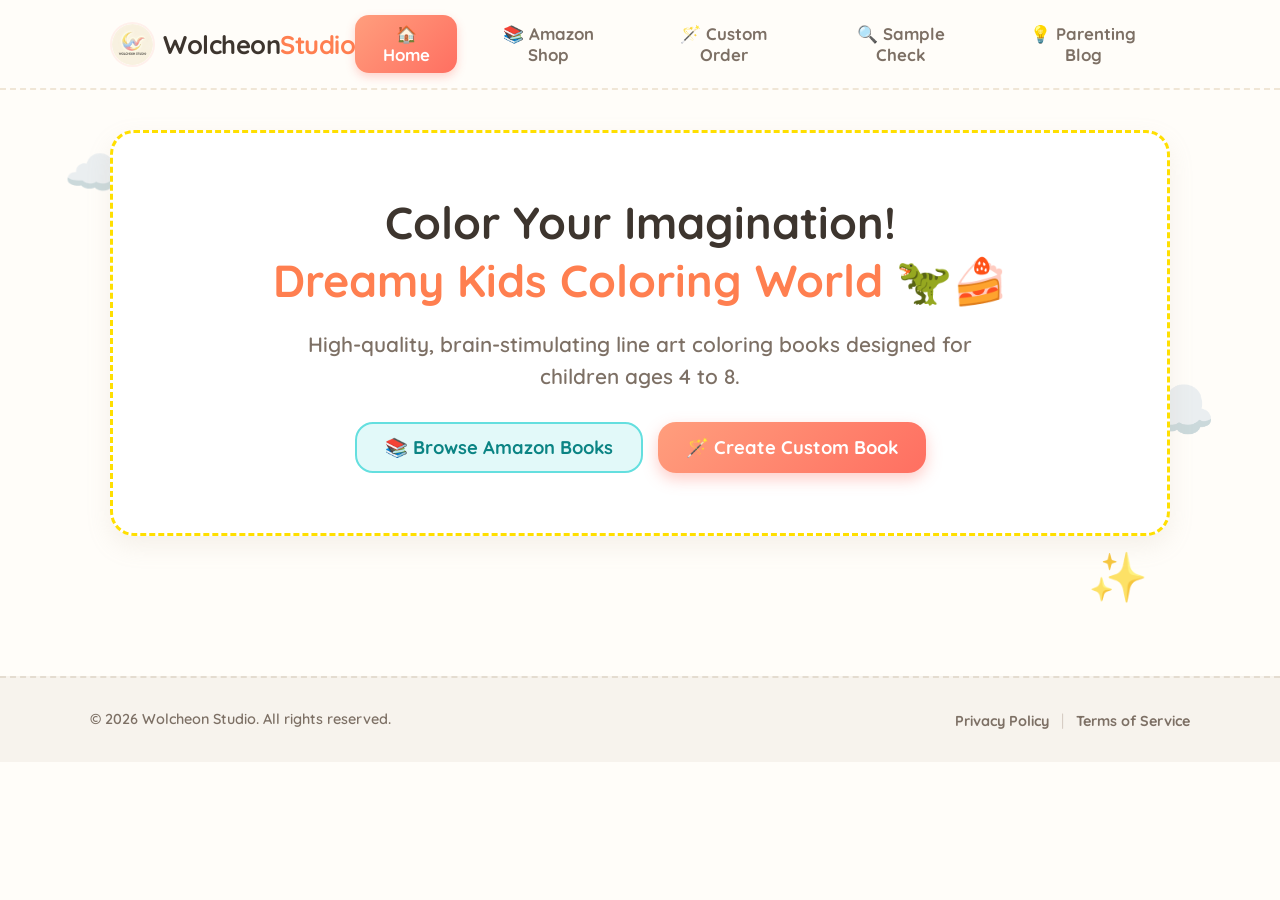
<file: index.html>
<!DOCTYPE html>
<html lang="en">
<head>
    <meta charset="UTF-8">
    <meta name="viewport" content="width=device-width, initial-scale=1.0">
    <title>Wolcheon Studio - Kids Coloring World</title>
    <!-- Google Fonts -->
    <link href="https://fonts.googleapis.com/css2?family=Nunito:wght@400;600;800&family=Quicksand:wght@500;700&display=swap" rel="stylesheet">
    <link rel="stylesheet" href="index.css">
    
    <!-- Placeholder for Google AdSense Script -->
    <!-- <script async src="https://pagead2.googlesyndication.com/pagead/js/adsbygoogle.js?client=ca-pub-XXXXXXXXXXXXXXXX" crossorigin="anonymous"></script> -->
</head>
<body>
    <!-- Cloud Decorations -->
    <div class="cloud cloud-1">☁️</div>
    <div class="cloud cloud-2">☁️</div>
    <div class="cloud cloud-3">🎈</div>
    <div class="cloud cloud-4">✨</div>

    <!-- Header -->
    <header class="main-header">
        <div class="header-container">
            <div class="logo" onclick="navigateTo('home')">
                <img src="assets/wolcheon_logo.jpg" alt="Wolcheon Studio Logo" class="logo-img-tag" onerror="this.style.display='none'; this.nextElementSibling.style.display='inline-block';">
                <span class="logo-text">Wolcheon<span class="highlight">Studio</span></span>
            </div>
            <nav class="main-nav">
                <button class="nav-btn active" id="btn-home" onclick="navigateTo('home')">🏠 Home</button>
                <button class="nav-btn" id="btn-books" onclick="navigateTo('books')">📚 Amazon Shop</button>
                <button class="nav-btn" id="btn-studio" onclick="navigateTo('studio')">🪄 Custom Order</button>
                <button class="nav-btn" id="btn-verify" onclick="navigateTo('verify')">🔍 Sample Check</button>
                <button class="nav-btn" id="btn-blog" onclick="navigateTo('blog')">💡 Parenting Blog</button>
            </nav>
        </div>
    </header>

    <!-- Main Content -->
    <main class="main-content">
        <!-- 1. Home Section -->
        <section id="sec-home" class="page-section active">
            <div class="hero-section">
                <h1 class="hero-title">Color Your Imagination!<br><span class="pop-text">Dreamy Kids Coloring World</span> 🦖🍰</h1>
                <p class="hero-subtitle">High-quality, brain-stimulating line art coloring books designed for children ages 4 to 8.</p>
                <div class="hero-actions">
                    <button class="btn-secondary" onclick="navigateTo('books')">📚 Browse Amazon Books</button>
                    <button class="btn-primary ripple" onclick="navigateTo('studio')">🪄 Create Custom Book</button>
                </div>
            </div>
            
            <!-- Note: The 3 feature cards were removed per user request to prioritize the Amazon Shop -->
        </section>

        <!-- 2. Amazon Shop Section -->
        <section id="sec-books" class="page-section">
            <div class="section-header">
                <h2>📚 Our Amazon Bestsellers</h2>
                <p>Premium coloring books formatted perfectly for KDP print standards. Grab a free sample before you buy!</p>
            </div>

            <div class="books-grid">
                <!-- Book 1: Dinosaur -->
                <div class="book-card">
                    <div class="book-cover-wrapper">
                        <a href="https://www.amazon.com/dp/B0H4RP3J5R" target="_blank">
                            <img src="assets/cover_dinosaur.jpg" class="book-cover-img" alt="Dinosaur Cover" style="width: 100%; border-radius: 10px; box-shadow: 0 5px 15px rgba(0,0,0,0.1);">
                        </a>
                    </div>
                    <div class="book-info">
                        <h3>Dinosaur Playground</h3>
                        <p class="tag">Ages 4-8 • Bestseller</p>
                        <p class="desc">40 pages of cute baby dinosaurs playing on slides, swings, and more!</p>
                        <div class="book-actions">
                            <button class="btn-card-primary" onclick="watchAdToPreview('dinosaur')">🎁 Free Sample (First 3 Pages)</button>
                            <a href="https://www.amazon.com/dp/B0H4RP3J5R" target="_blank" class="btn-card-secondary">🛒 Buy on Amazon</a>
                        </div>
                    </div>
                </div>

                <!-- Book 2: Baking -->
                <div class="book-card">
                    <div class="book-cover-wrapper">
                        <a href="https://amazon.com/" target="_blank">
                            <img src="assets/cover_baking.jpg" class="book-cover-img" alt="Baking Cover" style="width: 100%; border-radius: 10px; box-shadow: 0 5px 15px rgba(0,0,0,0.1);">
                        </a>
                    </div>
                    <div class="book-info">
                        <h3>Baking Fairy Animals</h3>
                        <p class="tag">Ages 4-8 • Emotional Dev</p>
                        <p class="desc">40 sweet pages of kitchen fairy animals baking cookies and cupcakes.</p>
                        <div class="book-actions">
                            <button class="btn-card-primary" onclick="watchAdToPreview('baking')">🎁 Free Sample (First 3 Pages)</button>
                            <a href="#" class="btn-card-secondary" onclick="alert('Redirecting to Amazon...')">🛒 Buy on Amazon</a>
                        </div>
                    </div>
                </div>

                <!-- Book 3: Jobs -->
                <div class="book-card">
                    <div class="book-cover-wrapper">
                        <a href="https://amazon.com/" target="_blank">
                            <img src="assets/cover_job.jpg" class="book-cover-img" alt="Jobs Cover" style="width: 100%; border-radius: 10px; box-shadow: 0 5px 15px rgba(0,0,0,0.1);">
                        </a>
                    </div>
                    <div class="book-info">
                        <h3>Dream Jobs Coloring Book</h3>
                        <p class="tag">Ages 4-8 • Career Dreams</p>
                        <p class="desc">Explore various exciting careers! Astronauts, doctors, firefighters, and more.</p>
                        <div class="book-actions">
                            <button class="btn-card-primary" onclick="watchAdToPreview('job')">🎁 Free Sample (First 3 Pages)</button>
                            <a href="#" class="btn-card-secondary" onclick="alert('Redirecting to Amazon...')">🛒 Buy on Amazon</a>
                        </div>
                    </div>
                </div>

                <!-- Book 4: Eco-Guardians -->
                <div class="book-card">
                    <div class="book-cover-wrapper">
                        <a href="https://amazon.com/" target="_blank">
                            <img src="assets/cover_eco.jpg" class="book-cover-img" alt="Eco Cover" style="width: 100%; border-radius: 10px; box-shadow: 0 5px 15px rgba(0,0,0,0.1);">
                        </a>
                    </div>
                    <div class="book-info">
                        <h3>Eco-Guardians</h3>
                        <p class="tag">Ages 4-8 • Environment</p>
                        <p class="desc">Join our little animal heroes in saving the planet. Fun and educational!</p>
                        <div class="book-actions">
                            <button class="btn-card-primary" onclick="watchAdToPreview('eco')">🎁 Free Sample (First 3 Pages)</button>
                            <a href="#" class="btn-card-secondary" onclick="alert('Redirecting to Amazon...')">🛒 Buy on Amazon</a>
                        </div>
                    </div>
                </div>
            </div>
        </section>

        <!-- 3. Custom Order Section -->
        <section id="sec-studio" class="page-section">
            <div class="section-header">
                <h2>🪄 Custom Coloring Book Order</h2>
                <p>Order a 100% personalized coloring book! Provide a photo and choose your favorite themes.</p>
            </div>

            <div class="studio-container" style="max-width: 800px; margin: 0 auto;">
                
                <!-- 4-Step Workflow Guide -->
                <div class="workflow-guide" style="background: #fffcf8; padding: 20px; border-radius: 15px; border: 2px solid #ffe8df; margin-bottom: 30px;">
                    <h3 style="color: #ff6b6b; margin-bottom: 15px; text-align: center;">How It Works</h3>
                    <div style="display: flex; justify-content: space-between; text-align: center; gap: 10px;">
                        <div style="flex: 1;">
                            <div style="font-size: 2rem; margin-bottom: 5px;">📤</div>
                            <h4 style="font-size: 0.9rem; margin-bottom: 5px;">1. Upload & Order</h4>
                            <p style="font-size: 0.8rem; color: #666;">Provide photo & select themes.</p>
                        </div>
                        <div style="flex: 1;">
                            <div style="font-size: 2rem; margin-bottom: 5px;">✉️</div>
                            <h4 style="font-size: 0.9rem; margin-bottom: 5px;">2. 1st Draft Review</h4>
                            <p style="font-size: 0.8rem; color: #666;">Check sample via email password.</p>
                        </div>
                        <div style="flex: 1;">
                            <div style="font-size: 2rem; margin-bottom: 5px;">🔄</div>
                            <h4 style="font-size: 0.9rem; margin-bottom: 5px;">3. Revisions</h4>
                            <p style="font-size: 0.8rem; color: #666;">Max 2 times. (수정사항 메일 발송 후 4일 이내 미확인 시 자동 진행)</p>
                        </div>
                        <div style="flex: 1;">
                            <div style="font-size: 2rem; margin-bottom: 5px;">📦</div>
                            <h4 style="font-size: 0.9rem; margin-bottom: 5px;">4. Print & Ship</h4>
                            <p style="font-size: 0.8rem; color: #666;">Printed & shipped to your door!</p>
                        </div>
                    </div>
                </div>

                <!-- Custom Book Order Form -->
                <div class="order-form-panel" style="background: white; padding: 30px; border-radius: 20px; box-shadow: 0 10px 30px rgba(0,0,0,0.05);">
                    <h3 style="margin-bottom: 20px; color: #5a4b41;">📝 Customization Details</h3>
                    <form onsubmit="submitCustomOrder(event)" style="display: flex; flex-direction: column; gap: 20px;">
                        
                        <div class="form-group">
                            <label style="font-weight: bold; color: #5a4b41; margin-bottom: 5px; display: block;">Customer Email <span style="color: red;">*</span></label>
                            <p style="font-size: 0.8rem; color: #888; margin-bottom: 5px;">We will send the 1st draft preview to this email address.</p>
                            <input type="email" id="order-email" required placeholder="you@example.com" style="width: 100%; padding: 12px; border: 2px solid #ffe8df; border-radius: 10px; font-family: 'Nunito', sans-serif;">
                        </div>

                        <div class="form-group">
                            <label style="font-weight: bold; color: #5a4b41; margin-bottom: 5px; display: block;">Shipping Address <span style="color: red;">*</span></label>
                            <p style="font-size: 0.8rem; color: #888; margin-bottom: 5px;">Where should we send your printed book?</p>
                            <input type="text" id="order-address" required placeholder="Full shipping address" style="width: 100%; padding: 12px; border: 2px solid #ffe8df; border-radius: 10px; font-family: 'Nunito', sans-serif;">
                        </div>

                        <div class="form-group">
                            <label style="font-weight: bold; color: #5a4b41; margin-bottom: 5px; display: block;">4-Digit Password for Sample <span style="color: red;">*</span></label>
                            <p style="font-size: 0.8rem; color: #888; margin-bottom: 5px;">You will use this 4-digit password to securely view your 1st draft sample later.</p>
                            <input type="password" id="order-password" required maxlength="4" pattern="\d{4}" placeholder="e.g. 1234" style="width: 100%; padding: 12px; border: 2px solid #ffe8df; border-radius: 10px; font-family: 'Nunito', sans-serif;">
                        </div>

                        <div class="form-group">
                            <label style="font-weight: bold; color: #5a4b41; margin-bottom: 5px; display: block;">Upload Reference Photo (Optional)</label>
                            <p style="font-size: 0.8rem; color: #888; margin-bottom: 5px;">e.g., A photo of your child or pet. <strong>All images are securely discarded after order completion.</strong></p>
                            <input type="file" id="order-photo" accept="image/*" style="width: 100%; padding: 10px; border: 2px dashed #ffb4a2; border-radius: 10px; background: #fffcf8; font-family: 'Nunito', sans-serif;">
                        </div>

                        <div class="form-group">
                            <label style="font-weight: bold; color: #5a4b41; margin-bottom: 5px; display: block;">Book Title <span style="color: red;">*</span></label>
                            <input type="text" id="order-title" required placeholder="e.g. Liam's Dinosaur Adventures" style="width: 100%; padding: 12px; border: 2px solid #ffe8df; border-radius: 10px; font-family: 'Nunito', sans-serif;">
                        </div>

                        <div class="form-group">
                            <label style="font-weight: bold; color: #5a4b41; margin-bottom: 5px; display: block;">Back Cover Message (Optional, max 500 chars)</label>
                            <textarea id="order-backmsg" maxlength="500" rows="4" placeholder="Write a special message for the back cover..." style="width: 100%; padding: 12px; border: 2px solid #ffe8df; border-radius: 10px; font-family: 'Nunito', sans-serif; resize: vertical;"></textarea>
                            <div style="text-align: right; font-size: 0.8rem; color: #999;" id="char-count">0 / 500</div>
                        </div>

                        <div class="form-group">
                            <label style="font-weight: bold; color: #5a4b41; margin-bottom: 10px; display: block;">Select Book Themes <span style="color: red;">*</span></label>
                            <div style="display: grid; grid-template-columns: repeat(auto-fit, minmax(140px, 1fr)); gap: 10px;">
                                <label style="display: flex; align-items: center; gap: 8px; cursor: pointer;"><input type="checkbox" name="theme" value="Dinosaurs"> 🦖 Dinosaurs</label>
                                <label style="display: flex; align-items: center; gap: 8px; cursor: pointer;"><input type="checkbox" name="theme" value="Princesses"> 👑 Princesses</label>
                                <label style="display: flex; align-items: center; gap: 8px; cursor: pointer;"><input type="checkbox" name="theme" value="Fairies"> 🧚 Fairies</label>
                                <label style="display: flex; align-items: center; gap: 8px; cursor: pointer;"><input type="checkbox" name="theme" value="Space"> 🚀 Space</label>
                                <label style="display: flex; align-items: center; gap: 8px; cursor: pointer;"><input type="checkbox" name="theme" value="Ocean"> 🐬 Ocean</label>
                                <label style="display: flex; align-items: center; gap: 8px; cursor: pointer;"><input type="checkbox" name="theme" value="Safari"> 🦁 Safari</label>
                                <label style="display: flex; align-items: center; gap: 8px; cursor: pointer;"><input type="checkbox" name="theme" value="Vehicles"> 🚒 Vehicles</label>
                                <label style="display: flex; align-items: center; gap: 8px; cursor: pointer;"><input type="checkbox" name="theme" value="Magic"> 🪄 Magic</label>
                                <label style="display: flex; align-items: center; gap: 8px; cursor: pointer;"><input type="checkbox" name="theme" value="Farm"> 🚜 Farm</label>
                                <label style="display: flex; align-items: center; gap: 8px; cursor: pointer;"><input type="checkbox" name="theme" value="Monsters"> 👾 Monsters</label>
                                <label style="display: flex; align-items: center; gap: 8px; cursor: pointer;"><input type="checkbox" name="theme" value="Unicorns"> 🦄 Unicorns</label>
                                <label style="display: flex; align-items: center; gap: 8px; cursor: pointer;"><input type="checkbox" name="theme" value="Superheroes"> 🦸 Superheroes</label>
                                <label style="display: flex; align-items: center; gap: 8px; cursor: pointer;"><input type="checkbox" name="theme" value="Robots"> 🤖 Robots</label>
                                <label style="display: flex; align-items: center; gap: 8px; cursor: pointer;"><input type="checkbox" name="theme" value="Animals"> 🐶 Animals</label>
                                <label style="display: flex; align-items: center; gap: 8px; cursor: pointer;"><input type="checkbox" name="theme" value="Sports"> ⚽ Sports</label>
                            </div>
                        </div>

                        <div class="form-group">
                            <label style="font-weight: bold; color: #5a4b41; margin-bottom: 5px; display: block;">Additional Requests</label>
                            <textarea id="order-requests" rows="3" placeholder="Any specific details? (e.g. Please include a T-Rex with a party hat)" style="width: 100%; padding: 12px; border: 2px solid #ffe8df; border-radius: 10px; font-family: 'Nunito', sans-serif; resize: vertical;"></textarea>
                        </div>
                        
                        <div class="form-group" style="background: #fbf9f8; padding: 15px; border-radius: 10px; text-align: center; border: 1px solid #eee;">
                            <span style="font-weight: bold; color: #5a4b41;">Book Length:</span> 
                            <span style="color: #ff6b6b; font-weight: bold; font-size: 1.1rem; margin-left: 10px;">40 Pages (Fixed)</span>
                        </div>

                        <button type="submit" class="btn-primary ripple" style="margin-top: 10px; font-size: 1.1rem;">💳 Submit Order & Receive 1st Email</button>
                    </form>
                </div>
            </div>
        </section>

        <!-- 4. Sample Verification Section -->
        <section id="sec-verify" class="page-section">
            <div class="section-header">
                <h2>🔍 Custom Book Sample Check</h2>
                <p>Enter the password from your email to preview your 1st draft.</p>
            </div>

            <div class="verify-container" style="max-width: 1000px; margin: 0 auto;">
                <div id="verify-login-form" style="background: white; padding: 40px; border-radius: 20px; box-shadow: 0 10px 30px rgba(0,0,0,0.05); text-align: center;">
                    <h3 style="color: #5a4b41; margin-bottom: 20px;">Unlock Your Sample</h3>
                    <input type="password" id="sample-password" placeholder="Enter Password (e.g., 1234)" style="width: 100%; max-width: 300px; padding: 15px; border: 2px solid #ffe8df; border-radius: 10px; font-size: 1.2rem; text-align: center; margin-bottom: 20px; font-family: 'Nunito', sans-serif;">
                    <br>
                    <button class="btn-primary ripple" onclick="verifyPassword()" style="font-size: 1.2rem; padding: 12px 40px;">🔓 View Book</button>
                    <p style="color: #ff6b6b; font-size: 0.9rem; margin-top: 15px; font-weight: bold;">Note: 수정사항 메일 발송 후 4일 이내 미확인 시 자동으로 인쇄가 진행됩니다.</p>
                </div>

                <div id="verify-preview-area" style="display: none; background: #fffcf8; padding: 30px; border-radius: 20px; box-shadow: 0 10px 30px rgba(0,0,0,0.05); text-align: center; border: 2px solid #ffe8df;">
                    <h3 style="color: #5a4b41; margin-bottom: 10px;">Your Custom Book Draft</h3>
                    <p style="color: #666; margin-bottom: 20px;">Flip through the pages. If you need revisions (up to 2 times), click Request Revision below.</p>
                    
                    <div class="book-viewer" style="display: flex; flex-direction: column; gap: 60px; padding-bottom: 30px;">
                        <!-- 1. Cover -->
                        <div class="book-spread" style="display: flex; justify-content: center;">
                            <img src="assets/sample_dinosaur_1.jpg" style="width: 350px; height: 450px; object-fit: cover; border-radius: 0 10px 10px 0; box-shadow: 10px 10px 20px rgba(0,0,0,0.15); border-left: 6px solid #e0e0e0;" alt="Front Cover">
                        </div>
                        
                        <!-- 2. Inside Page 1 (Blank Left, Drawing Right) -->
                        <div class="book-spread" style="display: flex; justify-content: center;">
                            <div class="blank-page" style="width: 350px; height: 450px; background: #fff; box-shadow: inset -10px 0 15px rgba(0,0,0,0.05), -5px 10px 20px rgba(0,0,0,0.1); border-radius: 10px 0 0 10px; display: flex; align-items: center; justify-content: center; color: #ccc; border: 1px solid #eee; border-right: none;">Left (Blank)</div>
                            <img src="assets/sample_job_2.jpg" style="width: 350px; height: 450px; object-fit: cover; box-shadow: inset 10px 0 15px rgba(0,0,0,0.05), 5px 10px 20px rgba(0,0,0,0.1); border-radius: 0 10px 10px 0;" alt="Page 1">
                        </div>

                        <!-- 3. Inside Page 2 (Blank Left, Drawing Right) -->
                        <div class="book-spread" style="display: flex; justify-content: center;">
                            <div class="blank-page" style="width: 350px; height: 450px; background: #fff; box-shadow: inset -10px 0 15px rgba(0,0,0,0.05), -5px 10px 20px rgba(0,0,0,0.1); border-radius: 10px 0 0 10px; display: flex; align-items: center; justify-content: center; color: #ccc; border: 1px solid #eee; border-right: none;">Left (Blank)</div>
                            <img src="assets/sample_eco_3.jpg" style="width: 350px; height: 450px; object-fit: cover; box-shadow: inset 10px 0 15px rgba(0,0,0,0.05), 5px 10px 20px rgba(0,0,0,0.1); border-radius: 0 10px 10px 0;" alt="Page 2">
                        </div>

                        <!-- 4. Back Cover -->
                        <div class="book-spread" style="display: flex; justify-content: center;">
                            <div class="back-cover" style="width: 350px; height: 450px; background: #ffe8df; display: flex; align-items: center; justify-content: center; box-shadow: -10px 10px 20px rgba(0,0,0,0.15); border-radius: 10px 0 0 10px; border-right: 6px solid #e0e0e0;">
                                <p style="color: #5a4b41; font-weight: bold; padding: 20px; text-align: center;">Special Message / Back Cover</p>
                            </div>
                        </div>
                    </div>

                    <div style="margin-top: 20px; display: flex; gap: 15px; justify-content: center;">
                        <button class="btn-card-secondary" onclick="alert('Revision request form opened.')">📝 Request Revision</button>
                        <button class="btn-primary ripple" onclick="alert('Book approved! Proceeding to print.')">✅ Approve & Print</button>
                    </div>
                </div>
            </div>
        </section>

        <!-- 5. Blog Section -->
        <section id="sec-blog" class="page-section">
            <div class="section-header">
                <h2>💡 Child Development Blog</h2>
                <p>Insights on emotional growth and creativity through the power of coloring.</p>
            </div>

            <div class="blog-grid">
                <article class="blog-card" onclick="openBlog(1)">
                    <div class="blog-img">🧠</div>
                    <div class="blog-content">
                        <h3>3 Cognitive Benefits of Coloring for Ages 4-8</h3>
                        <p class="blog-preview">Coloring is more than just a fun activity. Discover how staying within the lines boosts fine motor skills and frontal lobe development...</p>
                        <span class="read-more">Read More ➔</span>
                    </div>
                </article>

                <article class="blog-card" onclick="openBlog(2)">
                    <div class="blog-img">🧘</div>
                    <div class="blog-content">
                        <h3>Bonding Through Art: Coloring with Parents</h3>
                        <p class="blog-preview">In a world of screens, physical coloring books offer a therapeutic way to bond and calm anxiety in young children...</p>
                        <span class="read-more">Read More ➔</span>
                    </div>
                </article>
            </div>
        </section>
    </main>

    <!-- AdSense Reward Simulation Modal -->
    <div class="modal" id="ad-modal">
        <div class="modal-content" style="max-width: 500px; text-align: center;">
            <div class="payment-header" style="background: #fbf9f8;">
                <h3>Watch Ad to Unlock Preview</h3>
            </div>
            <div class="payment-body">
                <p>Your free sample (3 pages) is ready! Please support us by viewing this sponsor message.</p>
                
                <!-- Mock AdSense Banner -->
                <div style="background: #e4e2e2; width: 100%; height: 250px; display: flex; align-items: center; justify-content: center; margin: 20px 0; border: 1px dashed #999; border-radius: 10px;">
                    <span style="color: #666;">[ Google AdSense Banner ]</span>
                </div>

                <div id="ad-timer" style="font-weight: bold; color: #ff6b6b; font-size: 1.2rem; margin-bottom: 15px;">
                    Please wait 5 seconds...
                </div>
                
                <button id="btn-download-sample" class="btn-card-primary" style="opacity: 0.5; pointer-events: none; width: 100%;">
                    Loading Preview...
                </button>
            </div>
        </div>
    </div>

    <!-- Free Sample 3-Page Preview & Print Modal -->
    <div class="modal" id="preview-modal">
        <div class="modal-content" style="max-width: 900px; text-align: center; background: #fffcf8;">
            <span class="modal-close" onclick="closePreviewModal()">&times;</span>
            <div class="payment-header" style="margin-bottom: 20px;">
                <h3>Free Sample Preview (First 3 Pages)</h3>
                <p style="font-size: 0.9rem; color: #666;">View the pages below and click Print to get your high-quality A4 coloring sheets!</p>
            </div>
            <div class="payment-body" style="background: white; padding: 20px; border-radius: 10px;">
                <div id="preview-images-container" style="display: flex; gap: 15px; justify-content: center; flex-wrap: wrap; margin-bottom: 25px;">
                    <!-- Images dynamically injected via JS -->
                </div>
                <button class="btn-primary ripple" onclick="printPreviewPages()" style="font-size: 1.2rem; padding: 15px 40px;">🖨️ Print These 3 Pages</button>
            </div>
        </div>
    </div>

    <!-- Blog & Policy Modal -->
    <div class="modal" id="blog-modal">
        <div class="modal-content blog-modal-content">
            <span class="modal-close" onclick="closeBlogModal()">&times;</span>
            <div id="blog-modal-body">
                <!-- Content injected dynamically -->
            </div>
        </div>
    </div>

    <!-- Footer -->
    <footer class="main-footer">
        <div class="footer-container">
            <p class="copyright">&copy; 2026 Wolcheon Studio. All rights reserved.</p>
            <div class="footer-links">
                <a href="#" onclick="showPolicy('privacy')">Privacy Policy</a>
                <span class="separator">|</span>
                <a href="#" onclick="showPolicy('tos')">Terms of Service</a>
            </div>
        </div>
    </footer>

    <script src="app.js"></script>
    <script>
        // Character counter for Back Cover Message
        const backMsg = document.getElementById('order-backmsg');
        const charCount = document.getElementById('char-count');
        if (backMsg && charCount) {
            backMsg.addEventListener('input', function() {
                charCount.textContent = this.value.length + " / 500";
            });
        }
    </script>
</body>
</html>
</file>
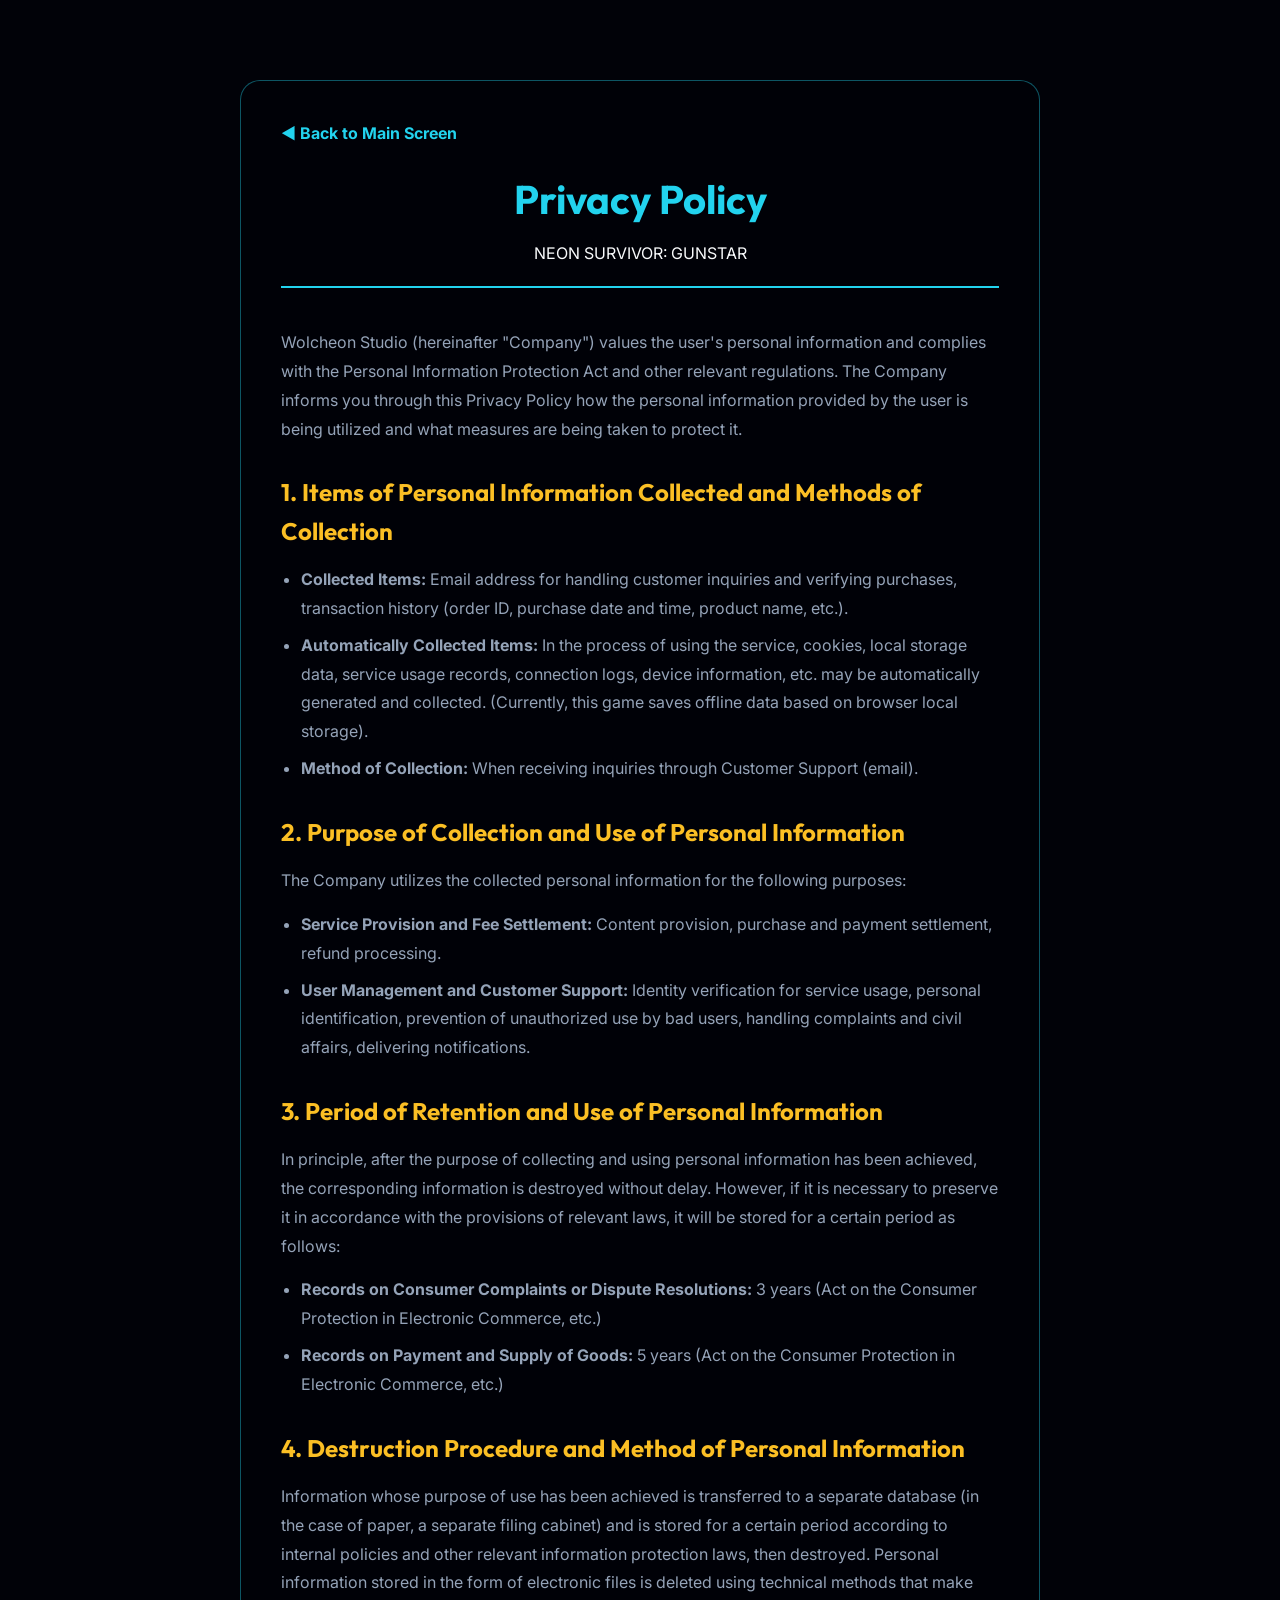
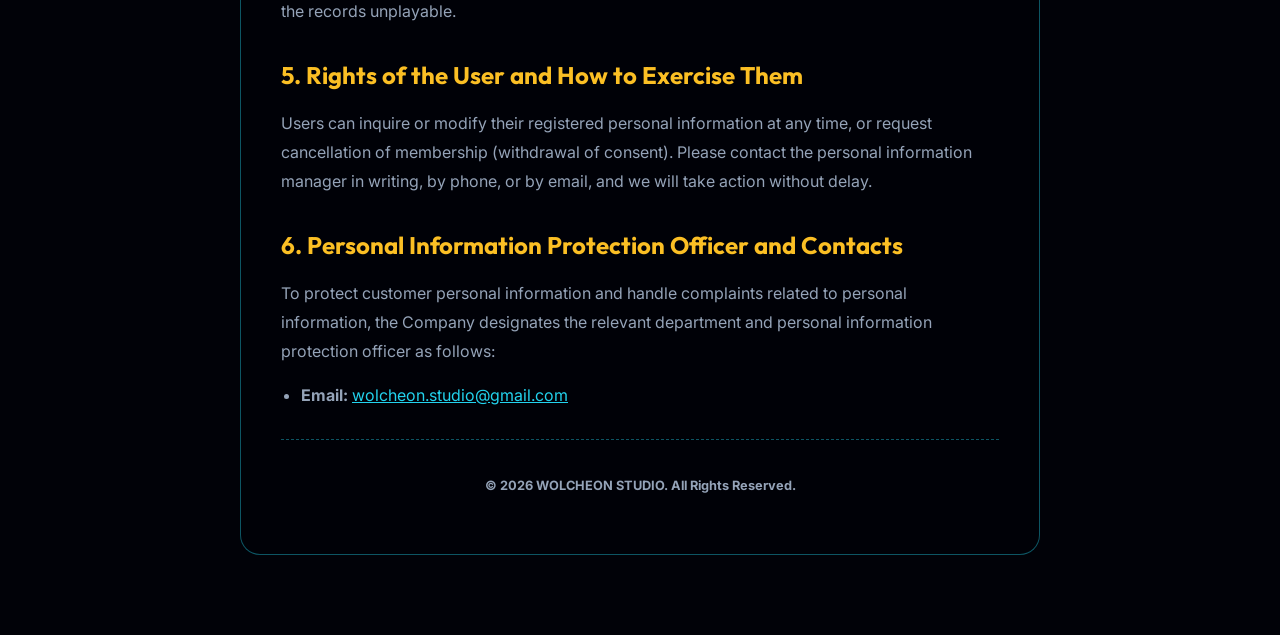
<file: game/policy_privacy.html>
<!DOCTYPE html>
<html lang="ko">
<head>
  <script>
    // 카카오톡 외부 브라우저(크롬/사파리) 자동 아웃링크 강제 이동
    (function() {
      var ua = navigator.userAgent.toLowerCase();
      if (ua.indexOf('kakaotalk') > -1) {
        document.addEventListener("DOMContentLoaded", function() {
          var outlinkUrl = 'kakaotalk://web/openExternalApp?url=' + encodeURIComponent(window.location.href);
          setTimeout(function() {
            location.href = outlinkUrl;
          }, 800);
        });
      }
    })();
  </script>
  <meta charset="UTF-8">
  <meta name="viewport" content="width=device-width, initial-scale=1.0">
  <title>개인정보처리방침 - NEON SURVIVOR: GUNSTAR</title>
  <link rel="preconnect" href="https://fonts.googleapis.com">
  <link rel="preconnect" href="https://fonts.gstatic.com" crossorigin>
  <link href="https://fonts.googleapis.com/css2?family=Inter:wght@400;700;900&family=Outfit:wght@400;700;900&display=swap" rel="stylesheet">
  <link rel="stylesheet" href="style.css?v=20260517_3">
  <style>
    .policy-container {
      max-width: 800px;
      margin: 80px auto;
      padding: 40px;
      background: var(--glass-bg);
      border: 1px solid var(--glass-border);
      border-radius: 20px;
      backdrop-filter: blur(10px);
    }
    .policy-header {
      text-align: center;
      margin-bottom: 40px;
      border-bottom: 2px solid var(--accent-cyan);
      padding-bottom: 20px;
    }
    .policy-header h1 {
      color: var(--accent-cyan);
      font-size: 2.5rem;
      margin-bottom: 10px;
    }
    .policy-content h2 {
      color: var(--accent-amber);
      margin-top: 30px;
      margin-bottom: 15px;
      font-size: 1.5rem;
    }
    .policy-content p, .policy-content ul {
      color: var(--text-secondary);
      line-height: 1.8;
      margin-bottom: 15px;
    }
    .policy-content ul {
      padding-left: 20px;
    }
    .policy-content li {
      margin-bottom: 8px;
    }
    .back-btn {
      display: inline-block;
      margin-bottom: 20px;
      color: var(--accent-cyan);
      text-decoration: none;
      font-weight: bold;
      transition: color 0.3s;
    }
    .back-btn:hover {
      color: var(--text-primary);
    }
    .lang-section {
      display: none;
    }
  </style>
</head>
<body>
  <div class="container">
    <div class="policy-container">
      <a href="index.html" class="back-btn" id="backBtn">◀ 메인 화면으로 돌아가기</a>
      <div class="policy-header">
        <h1 id="policyTitle">개인정보처리방침</h1>
        <p>NEON SURVIVOR: GUNSTAR</p>
      </div>
      <div class="policy-content">
        
        <!-- KOREAN CONTENT -->
        <div class="lang-section ko">
          <p>월천 스튜디오(Wolcheon Studio, 이하 '회사')는 이용자의 개인정보를 중요시하며, "개인정보보호법" 및 관련 법령을 준수하고 있습니다. 회사는 본 개인정보처리방침을 통하여 이용자가 제공하는 개인정보가 어떠한 용도와 방식으로 이용되고 있으며, 개인정보보호를 위해 어떠한 조치가 취해지고 있는지 알려드립니다.</p>
  
          <h2>1. 수집하는 개인정보의 항목 및 수집방법</h2>
          <ul>
            <li><strong>수집항목:</strong> 고객 문의 처리 및 결제 확인을 위한 이메일 주소, 결제 기록(주문 번호, 구매 일시, 상품명 등).</li>
            <li><strong>자동 수집항목:</strong> 서비스 이용 과정에서 쿠키(Cookie), 로컬 스토리지 데이터, 서비스 이용 기록, 접속 로그, 기기 정보 등이 자동으로 생성되어 수집될 수 있습니다. (현재 본 게임은 로컬 스토리지 기반으로 오프라인 데이터를 저장합니다.)</li>
            <li><strong>수집방법:</strong> 고객센터(이메일) 문의 접수 시.</li>
          </ul>
  
          <h2>2. 개인정보의 수집 및 이용목적</h2>
          <p>회사는 수집한 개인정보를 다음의 목적을 위해 활용합니다.</p>
          <ul>
            <li><strong>서비스 제공 및 요금 정산:</strong> 콘텐츠 제공, 구매 및 요금 결제, 환불 처리.</li>
            <li><strong>회원 관리 및 고객 지원:</strong> 서비스 이용에 따른 본인확인, 개인 식별, 불량 이용자의 부정 이용 방지, 불만 처리 등 민원 처리, 고지사항 전달.</li>
          </ul>
  
          <h2>3. 개인정보의 보유 및 이용기간</h2>
          <p>원칙적으로, 개인정보 수집 및 이용목적이 달성된 후에는 해당 정보를 지체 없이 파기합니다. 단, 관계법령의 규정에 의하여 보존할 필요가 있는 경우 아래와 같이 일정 기간 보관합니다.</p>
          <ul>
            <li><strong>소비자의 불만 또는 분쟁처리에 관한 기록:</strong> 3년 (전자상거래 등에서의 소비자보호에 관한 법률)</li>
            <li><strong>대금결제 및 재화 등의 공급에 관한 기록:</strong> 5년 (전자상거래 등에서의 소비자보호에 관한 법률)</li>
          </ul>
  
          <h2>4. 개인정보의 파기절차 및 방법</h2>
          <p>이용목적이 달성된 정보는 별도의 DB로 옮겨져(종이의 경우 별도의 서류함) 내부 방침 및 기타 관련 법령에 의한 정보보호 사유에 따라 일정 기간 저장된 후 파기됩니다. 전자적 파일 형태로 저장된 개인정보는 기록을 재생할 수 없는 기술적 방법을 사용하여 삭제합니다.</p>
  
          <h2>5. 이용자의 권리와 그 행사방법</h2>
          <p>이용자는 언제든지 등록되어 있는 자신의 개인정보를 조회하거나 수정할 수 있으며 가입 해지(동의 철회)를 요청할 수도 있습니다. 개인정보 관리책임자에게 서면, 전화 또는 이메일로 연락하시면 지체 없이 조치하겠습니다.</p>
  
          <h2>6. 개인정보 보호책임자 및 연락처</h2>
          <p>회사는 고객의 개인정보를 보호하고 개인정보와 관련한 불만을 처리하기 위하여 아래와 같이 관련 부서 및 개인정보 보호책임자를 지정하고 있습니다.</p>
          <ul>
            <li><strong>이메일:</strong> <a href="mailto:wolcheon.studio@gmail.com" style="color:var(--accent-cyan);">wolcheon.studio@gmail.com</a></li>
          </ul>
  
          <hr style="border:0; border-top:1px dashed var(--glass-border); margin: 30px 0;">
          <p style="text-align:center; font-weight:bold; color:var(--text-primary);">
            <span style="font-size:0.8rem; color:var(--text-secondary);">&copy; 2026 WOLCHEON STUDIO. All Rights Reserved.</span>
          </p>
        </div>

        <!-- ENGLISH CONTENT -->
        <div class="lang-section en">
          <p>Wolcheon Studio (hereinafter "Company") values the user's personal information and complies with the Personal Information Protection Act and other relevant regulations. The Company informs you through this Privacy Policy how the personal information provided by the user is being utilized and what measures are being taken to protect it.</p>
  
          <h2>1. Items of Personal Information Collected and Methods of Collection</h2>
          <ul>
            <li><strong>Collected Items:</strong> Email address for handling customer inquiries and verifying purchases, transaction history (order ID, purchase date and time, product name, etc.).</li>
            <li><strong>Automatically Collected Items:</strong> In the process of using the service, cookies, local storage data, service usage records, connection logs, device information, etc. may be automatically generated and collected. (Currently, this game saves offline data based on browser local storage).</li>
            <li><strong>Method of Collection:</strong> When receiving inquiries through Customer Support (email).</li>
          </ul>
  
          <h2>2. Purpose of Collection and Use of Personal Information</h2>
          <p>The Company utilizes the collected personal information for the following purposes:</p>
          <ul>
            <li><strong>Service Provision and Fee Settlement:</strong> Content provision, purchase and payment settlement, refund processing.</li>
            <li><strong>User Management and Customer Support:</strong> Identity verification for service usage, personal identification, prevention of unauthorized use by bad users, handling complaints and civil affairs, delivering notifications.</li>
          </ul>
  
          <h2>3. Period of Retention and Use of Personal Information</h2>
          <p>In principle, after the purpose of collecting and using personal information has been achieved, the corresponding information is destroyed without delay. However, if it is necessary to preserve it in accordance with the provisions of relevant laws, it will be stored for a certain period as follows:</p>
          <ul>
            <li><strong>Records on Consumer Complaints or Dispute Resolutions:</strong> 3 years (Act on the Consumer Protection in Electronic Commerce, etc.)</li>
            <li><strong>Records on Payment and Supply of Goods:</strong> 5 years (Act on the Consumer Protection in Electronic Commerce, etc.)</li>
          </ul>
  
          <h2>4. Destruction Procedure and Method of Personal Information</h2>
          <p>Information whose purpose of use has been achieved is transferred to a separate database (in the case of paper, a separate filing cabinet) and is stored for a certain period according to internal policies and other relevant information protection laws, then destroyed. Personal information stored in the form of electronic files is deleted using technical methods that make the records unplayable.</p>
  
          <h2>5. Rights of the User and How to Exercise Them</h2>
          <p>Users can inquire or modify their registered personal information at any time, or request cancellation of membership (withdrawal of consent). Please contact the personal information manager in writing, by phone, or by email, and we will take action without delay.</p>
  
          <h2>6. Personal Information Protection Officer and Contacts</h2>
          <p>To protect customer personal information and handle complaints related to personal information, the Company designates the relevant department and personal information protection officer as follows:</p>
          <ul>
            <li><strong>Email:</strong> <a href="mailto:wolcheon.studio@gmail.com" style="color:var(--accent-cyan);">wolcheon.studio@gmail.com</a></li>
          </ul>
  
          <hr style="border:0; border-top:1px dashed var(--glass-border); margin: 30px 0;">
          <p style="text-align:center; font-weight:bold; color:var(--text-primary);">
            <span style="font-size:0.8rem; color:var(--text-secondary);">&copy; 2026 WOLCHEON STUDIO. All Rights Reserved.</span>
          </p>
        </div>

      </div>
    </div>
  </div>

  <script>
    let lang = 'en'; 
    try {
      const urlParams = new URLSearchParams(window.location.search);
      let queryLang = urlParams.get('lang');
      let storageLang = null;
      try {
        storageLang = localStorage.getItem('ns_lang');
      } catch (storageErr) {
        console.warn("Storage blocked in this sandbox.");
      }
      lang = queryLang || storageLang || 'en';
    } catch (e) {
      lang = 'en';
    }
    
    // Default fallback to 'en' if the parsed string is invalid
    if (lang !== 'en' && lang !== 'ko') lang = 'en';

    // Show active lang section
    document.querySelectorAll('.lang-section').forEach(sec => sec.style.display = 'none');
    const activeSection = document.querySelector('.lang-section.' + lang);
    if (activeSection) activeSection.style.display = 'block';

    if (lang === 'en') {
      document.getElementById('backBtn').textContent = '◀ Back to Main Screen';
      document.getElementById('policyTitle').textContent = 'Privacy Policy';
      document.title = 'Privacy Policy - NEON SURVIVOR: GUNSTAR';
    } else {
      document.getElementById('backBtn').textContent = '◀ 메인 화면으로 돌아가기';
      document.getElementById('policyTitle').textContent = '개인정보처리방침';
      document.title = '개인정보처리방침 - NEON SURVIVOR: GUNSTAR';
    }
  </script>
</body>
</html>
</file>
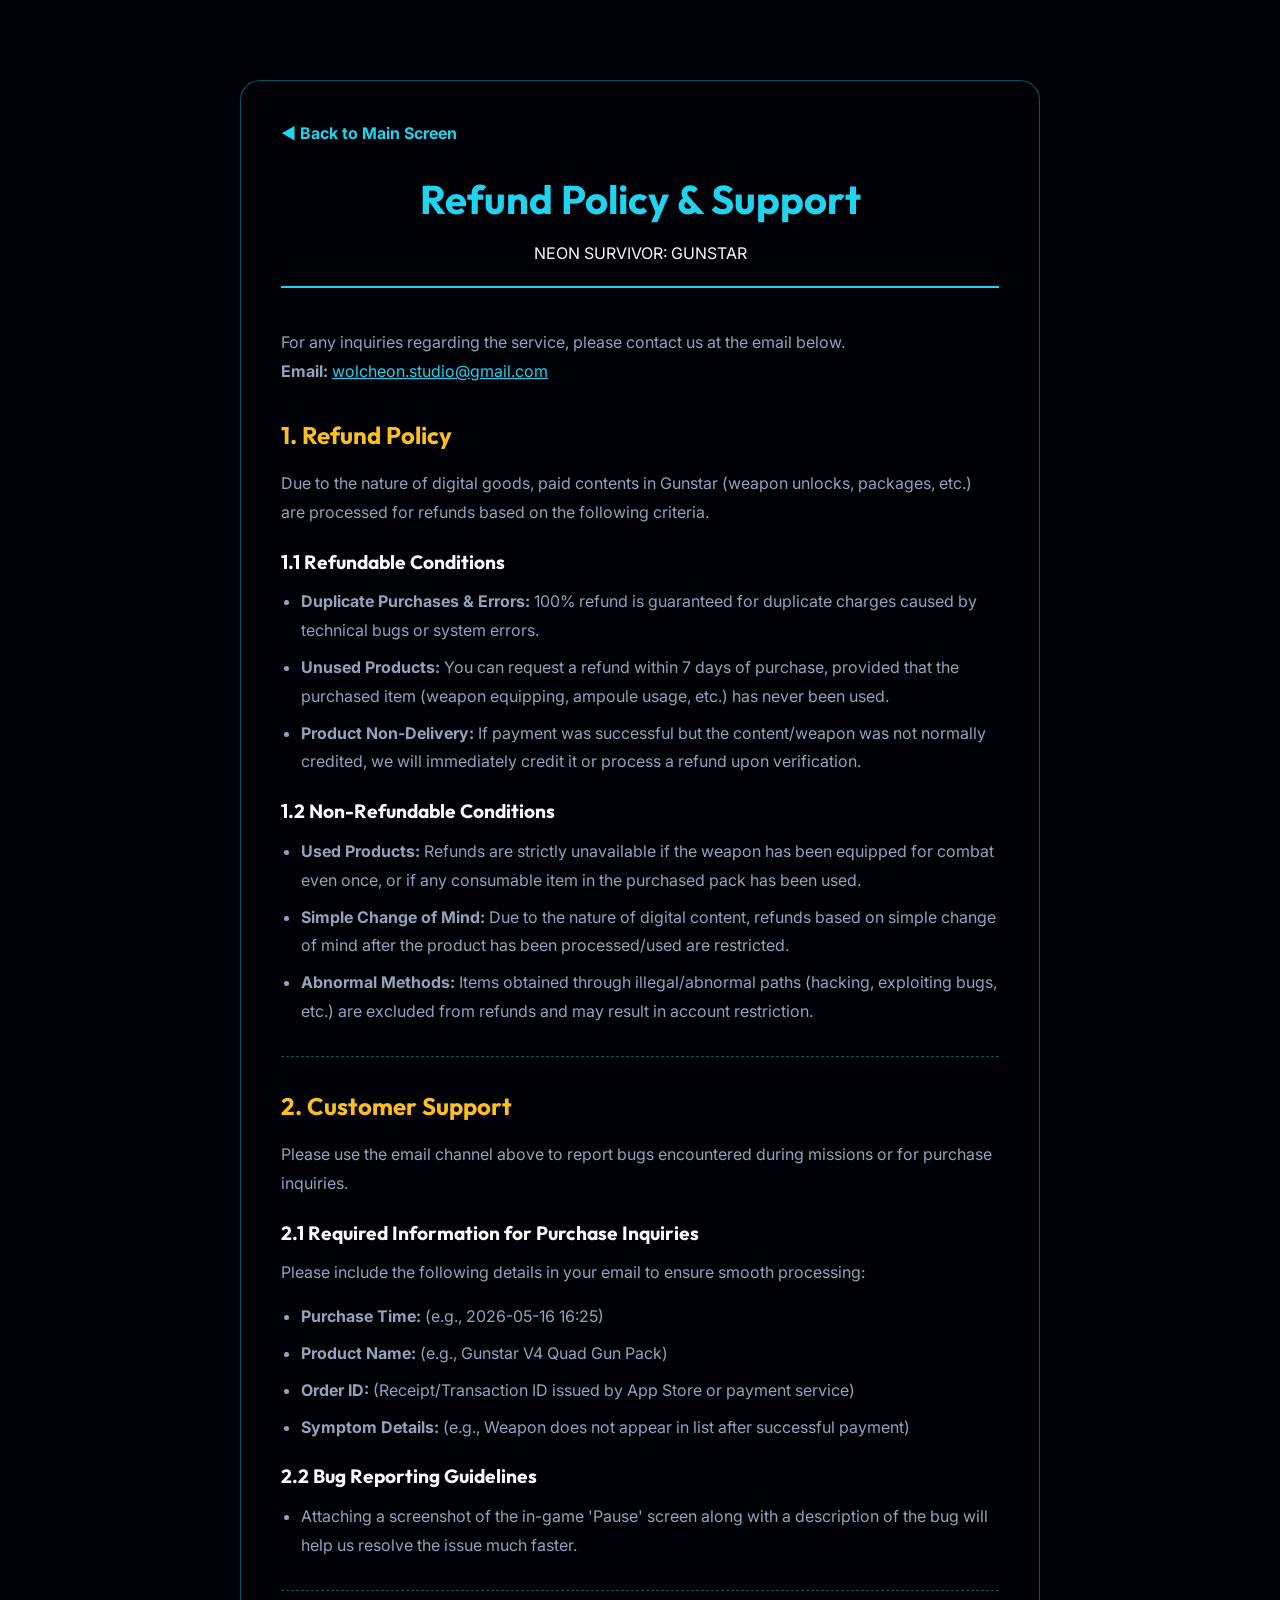
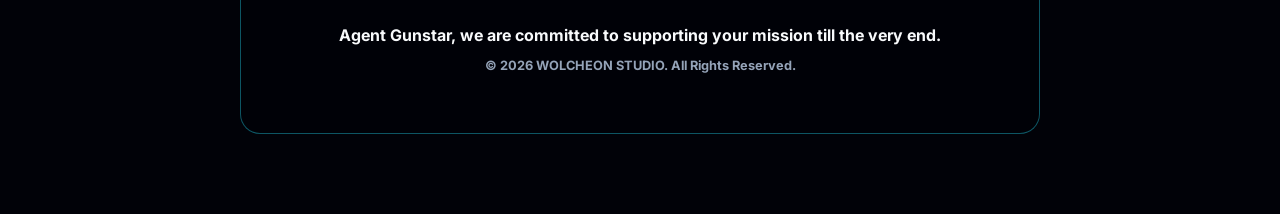
<file: game/policy_refund.html>
<!DOCTYPE html>
<html lang="ko">
<head>
  <script>
    // 카카오톡 외부 브라우저(크롬/사파리) 자동 아웃링크 강제 이동
    (function() {
      var ua = navigator.userAgent.toLowerCase();
      if (ua.indexOf('kakaotalk') > -1) {
        document.addEventListener("DOMContentLoaded", function() {
          var outlinkUrl = 'kakaotalk://web/openExternalApp?url=' + encodeURIComponent(window.location.href);
          setTimeout(function() {
            location.href = outlinkUrl;
          }, 800);
        });
      }
    })();
  </script>
  <meta charset="UTF-8">
  <meta name="viewport" content="width=device-width, initial-scale=1.0">
  <title>환불 정책 및 고객지원 - NEON SURVIVOR: GUNSTAR</title>
  <link rel="preconnect" href="https://fonts.googleapis.com">
  <link rel="preconnect" href="https://fonts.gstatic.com" crossorigin>
  <link href="https://fonts.googleapis.com/css2?family=Inter:wght@400;700;900&family=Outfit:wght@400;700;900&display=swap" rel="stylesheet">
  <link rel="stylesheet" href="style.css?v=20260517_3">
  <style>
    .policy-container {
      max-width: 800px;
      margin: 80px auto;
      padding: 40px;
      background: var(--glass-bg);
      border: 1px solid var(--glass-border);
      border-radius: 20px;
      backdrop-filter: blur(10px);
    }
    .policy-header {
      text-align: center;
      margin-bottom: 40px;
      border-bottom: 2px solid var(--accent-cyan);
      padding-bottom: 20px;
    }
    .policy-header h1 {
      color: var(--accent-cyan);
      font-size: 2.5rem;
      margin-bottom: 10px;
    }
    .policy-content h2 {
      color: var(--accent-amber);
      margin-top: 30px;
      margin-bottom: 15px;
      font-size: 1.5rem;
    }
    .policy-content h3 {
      color: var(--text-primary);
      margin-top: 20px;
      margin-bottom: 10px;
      font-size: 1.2rem;
    }
    .policy-content p, .policy-content ul {
      color: var(--text-secondary);
      line-height: 1.8;
      margin-bottom: 15px;
    }
    .policy-content ul {
      padding-left: 20px;
    }
    .policy-content li {
      margin-bottom: 8px;
    }
    .back-btn {
      display: inline-block;
      margin-bottom: 20px;
      color: var(--accent-cyan);
      text-decoration: none;
      font-weight: bold;
      transition: color 0.3s;
    }
    .back-btn:hover {
      color: var(--text-primary);
    }
    .lang-section {
      display: none;
    }
  </style>
</head>
<body>
  <div class="container">
    <div class="policy-container">
      <a href="index.html" class="back-btn" id="backBtn">◀ 메인 화면으로 돌아가기</a>
      <div class="policy-header">
        <h1 id="policyTitle">환불 정책 및 고객지원</h1>
        <p>NEON SURVIVOR: GUNSTAR</p>
      </div>
      <div class="policy-content">
        
        <!-- KOREAN CONTENT -->
        <div class="lang-section ko">
          <p>서비스 이용 관련 문의는 아래 메일로 연락해 주시기 바랍니다.<br>
          <strong>이메일:</strong> <a href="mailto:wolcheon.studio@gmail.com" style="color:var(--accent-cyan);">wolcheon.studio@gmail.com</a></p>
  
          <h2>1. 환불 정책 (Refund Policy)</h2>
          <p>건스타의 유료 콘텐츠(무기 해제, 패키지 등)는 디지털 재화의 특성상 다음과 같은 기준에 따라 환불이 진행됩니다.</p>
  
          <h3>1.1 환불 가능 조건</h3>
          <ul>
            <li><strong>중복 결제 및 오류:</strong> 기술적 결함이나 시스템 오류로 인해 중복 결제가 발생한 경우 100% 환불이 가능합니다.</li>
            <li><strong>미사용 상품:</strong> 상품 구매 후 7일 이내이며, 해당 아이템(무기 장착, 앰플 사용 등)을 한 번도 사용하지 않은 경우 환불을 요청할 수 있습니다.</li>
            <li><strong>상품 미지급:</strong> 결제는 완료되었으나 재화나 무기가 정상적으로 지급되지 않은 경우, 확인 절차를 거쳐 즉시 지급 또는 환불 처리를 도와드립니다.</li>
          </ul>
  
          <h3>1.2 환불 불가 조건</h3>
          <ul>
            <li><strong>상품 사용 후:</strong> 무기를 한 번이라도 장착하여 전투에 참여하거나, 패키지에 포함된 소모품을 사용한 경우 환불이 불가능합니다.</li>
            <li><strong>단순 변심:</strong> 디지털 콘텐츠의 특성상 상품 사용 후 단순 변심에 의한 환불은 제한됩니다.</li>
            <li><strong>부정한 방법:</strong> 비정상적인 경로(해킹, 버그 악용 등)를 통해 획득한 재화나 상품은 환불 대상에서 제외되며 계정 제재 사유가 될 수 있습니다.</li>
          </ul>
  
          <hr style="border:0; border-top:1px dashed var(--glass-border); margin: 30px 0;">
  
          <h2>2. 고객지원 (Customer Support)</h2>
          <p>임무 중 발생한 버그 제보나 결제 관련 문의는 위 이메일 채널을 이용해 주시기 바랍니다.</p>
  
          <h3>2.1 결제 문의 시 필요 정보</h3>
          <p>원활한 처리를 위해 문의 메일에 아래 정보를 포함해 주세요.</p>
          <ul>
            <li><strong>결제 일시:</strong> (예: 2026-05-16 16:25)</li>
            <li><strong>상품명:</strong> (예: 건스타 V4 쿼드 건 패키지)</li>
            <li><strong>주문 번호:</strong> (앱스토어/결제 서비스에서 발행한 번호)</li>
            <li><strong>발생 증상:</strong> (예: 결제 후 무기 목록에 나타나지 않음)</li>
          </ul>
  
          <h3>2.2 버그 제보 안내</h3>
          <ul>
            <li>게임 내 '일시정지' 화면의 스크린샷과 함께 오류 내용을 상세히 적어 메일로 보내주시면 더욱 빠른 처리가 가능합니다.</li>
          </ul>
  
          <hr style="border:0; border-top:1px dashed var(--glass-border); margin: 30px 0;">
          <p style="text-align:center; font-weight:bold; color:var(--text-primary);">
            에이전트 건스타, 인류의 마지막 희망인 당신의 임무를 끝까지 지원하겠습니다.<br>
            <span style="font-size:0.8rem; color:var(--text-secondary);">&copy; 2026 WOLCHEON STUDIO. All Rights Reserved.</span>
          </p>
        </div>

        <!-- ENGLISH CONTENT -->
        <div class="lang-section en">
          <p>For any inquiries regarding the service, please contact us at the email below.<br>
          <strong>Email:</strong> <a href="mailto:wolcheon.studio@gmail.com" style="color:var(--accent-cyan);">wolcheon.studio@gmail.com</a></p>
  
          <h2>1. Refund Policy</h2>
          <p>Due to the nature of digital goods, paid contents in Gunstar (weapon unlocks, packages, etc.) are processed for refunds based on the following criteria.</p>
  
          <h3>1.1 Refundable Conditions</h3>
          <ul>
            <li><strong>Duplicate Purchases & Errors:</strong> 100% refund is guaranteed for duplicate charges caused by technical bugs or system errors.</li>
            <li><strong>Unused Products:</strong> You can request a refund within 7 days of purchase, provided that the purchased item (weapon equipping, ampoule usage, etc.) has never been used.</li>
            <li><strong>Product Non-Delivery:</strong> If payment was successful but the content/weapon was not normally credited, we will immediately credit it or process a refund upon verification.</li>
          </ul>
  
          <h3>1.2 Non-Refundable Conditions</h3>
          <ul>
            <li><strong>Used Products:</strong> Refunds are strictly unavailable if the weapon has been equipped for combat even once, or if any consumable item in the purchased pack has been used.</li>
            <li><strong>Simple Change of Mind:</strong> Due to the nature of digital content, refunds based on simple change of mind after the product has been processed/used are restricted.</li>
            <li><strong>Abnormal Methods:</strong> Items obtained through illegal/abnormal paths (hacking, exploiting bugs, etc.) are excluded from refunds and may result in account restriction.</li>
          </ul>
  
          <hr style="border:0; border-top:1px dashed var(--glass-border); margin: 30px 0;">
  
          <h2>2. Customer Support</h2>
          <p>Please use the email channel above to report bugs encountered during missions or for purchase inquiries.</p>
  
          <h3>2.1 Required Information for Purchase Inquiries</h3>
          <p>Please include the following details in your email to ensure smooth processing:</p>
          <ul>
            <li><strong>Purchase Time:</strong> (e.g., 2026-05-16 16:25)</li>
            <li><strong>Product Name:</strong> (e.g., Gunstar V4 Quad Gun Pack)</li>
            <li><strong>Order ID:</strong> (Receipt/Transaction ID issued by App Store or payment service)</li>
            <li><strong>Symptom Details:</strong> (e.g., Weapon does not appear in list after successful payment)</li>
          </ul>
  
          <h3>2.2 Bug Reporting Guidelines</h3>
          <ul>
            <li>Attaching a screenshot of the in-game 'Pause' screen along with a description of the bug will help us resolve the issue much faster.</li>
          </ul>
  
          <hr style="border:0; border-top:1px dashed var(--glass-border); margin: 30px 0;">
          <p style="text-align:center; font-weight:bold; color:var(--text-primary);">
            Agent Gunstar, we are committed to supporting your mission till the very end.<br>
            <span style="font-size:0.8rem; color:var(--text-secondary);">&copy; 2026 WOLCHEON STUDIO. All Rights Reserved.</span>
          </p>
        </div>

      </div>
    </div>
  </div>

  <script>
    let lang = 'en'; 
    try {
      const urlParams = new URLSearchParams(window.location.search);
      let queryLang = urlParams.get('lang');
      let storageLang = null;
      try {
        storageLang = localStorage.getItem('ns_lang');
      } catch (storageErr) {
        console.warn("Storage blocked in this sandbox.");
      }
      lang = queryLang || storageLang || 'en';
    } catch (e) {
      lang = 'en';
    }
    
    // Default fallback to 'en' if the parsed string is invalid
    if (lang !== 'en' && lang !== 'ko') lang = 'en';

    // Show active lang section
    document.querySelectorAll('.lang-section').forEach(sec => sec.style.display = 'none');
    const activeSection = document.querySelector('.lang-section.' + lang);
    if (activeSection) activeSection.style.display = 'block';

    if (lang === 'en') {
      document.getElementById('backBtn').textContent = '◀ Back to Main Screen';
      document.getElementById('policyTitle').textContent = 'Refund Policy & Support';
      document.title = 'Refund Policy & Support - NEON SURVIVOR: GUNSTAR';
    } else {
      document.getElementById('backBtn').textContent = '◀ 메인 화면으로 돌아가기';
      document.getElementById('policyTitle').textContent = '환불 정책 및 고객지원';
      document.title = '환불 정책 및 고객지원 - NEON SURVIVOR: GUNSTAR';
    }
  </script>
</body>
</html>
</file>
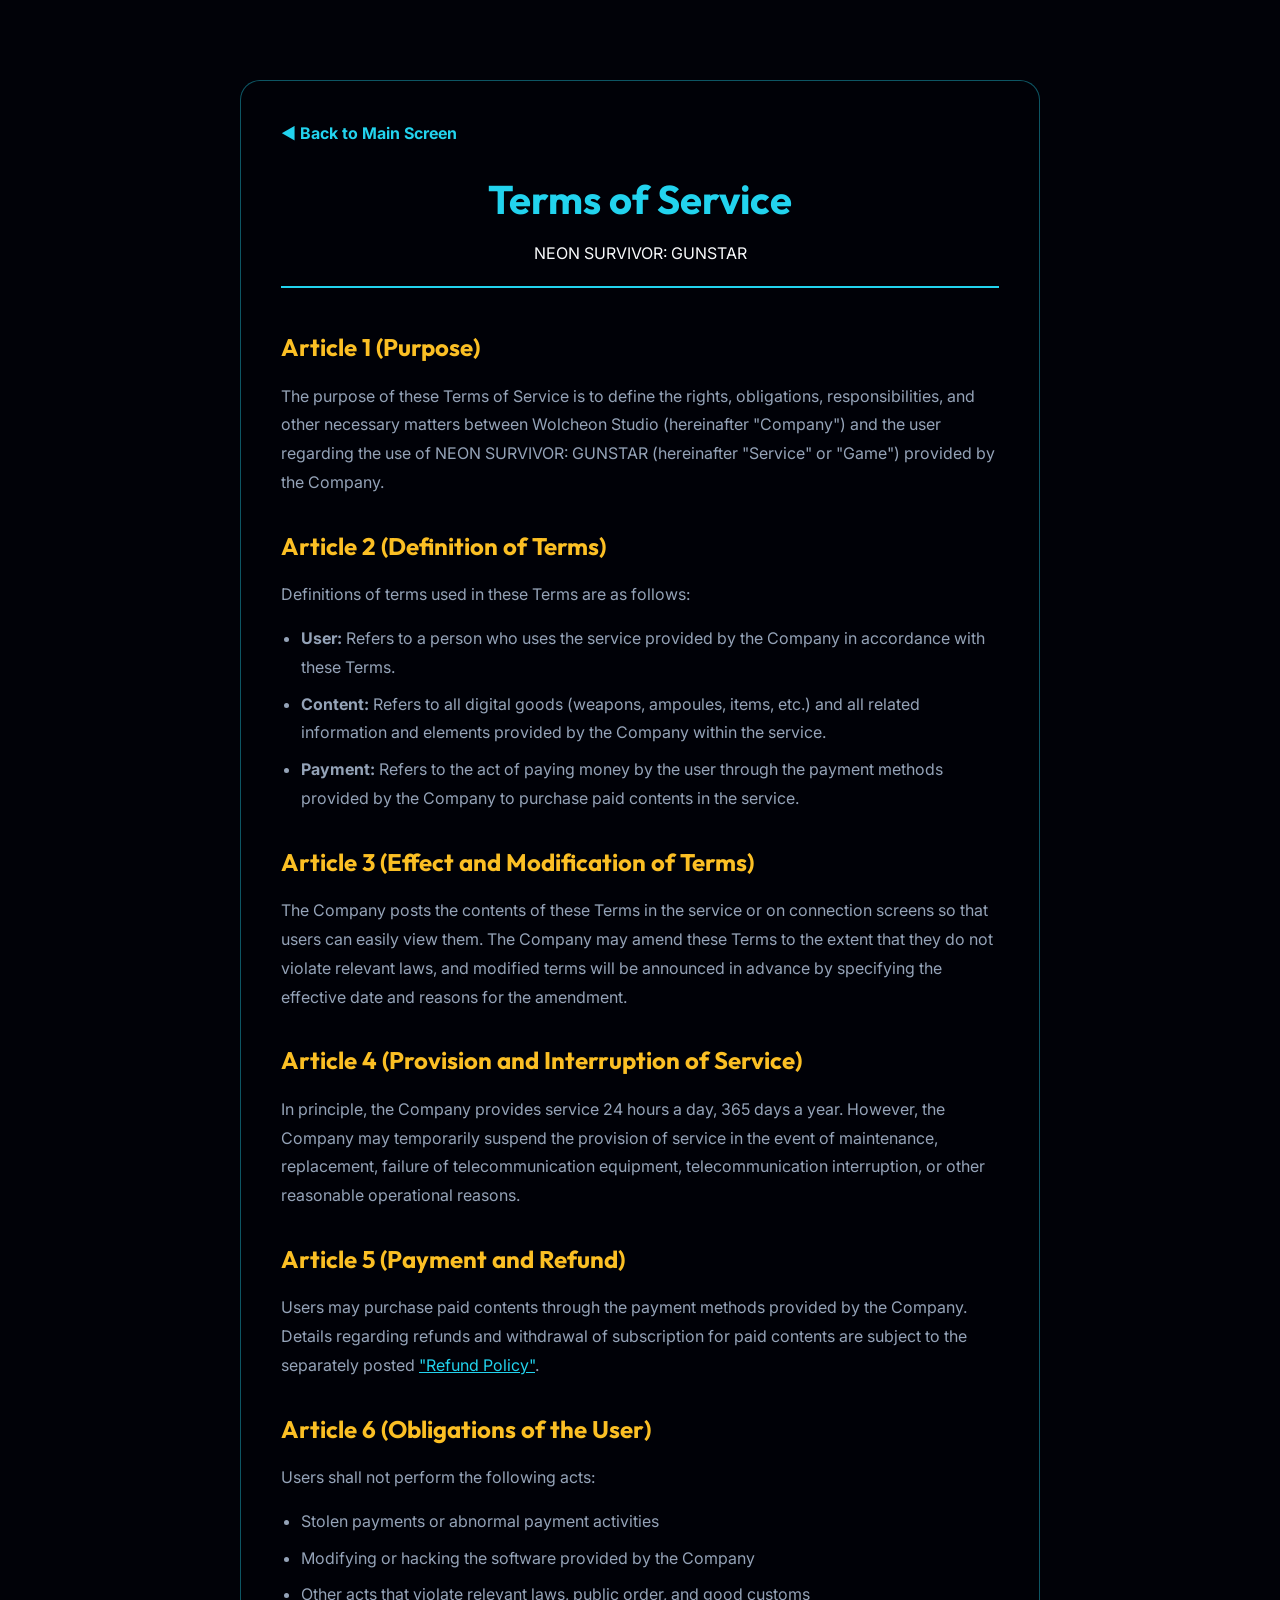
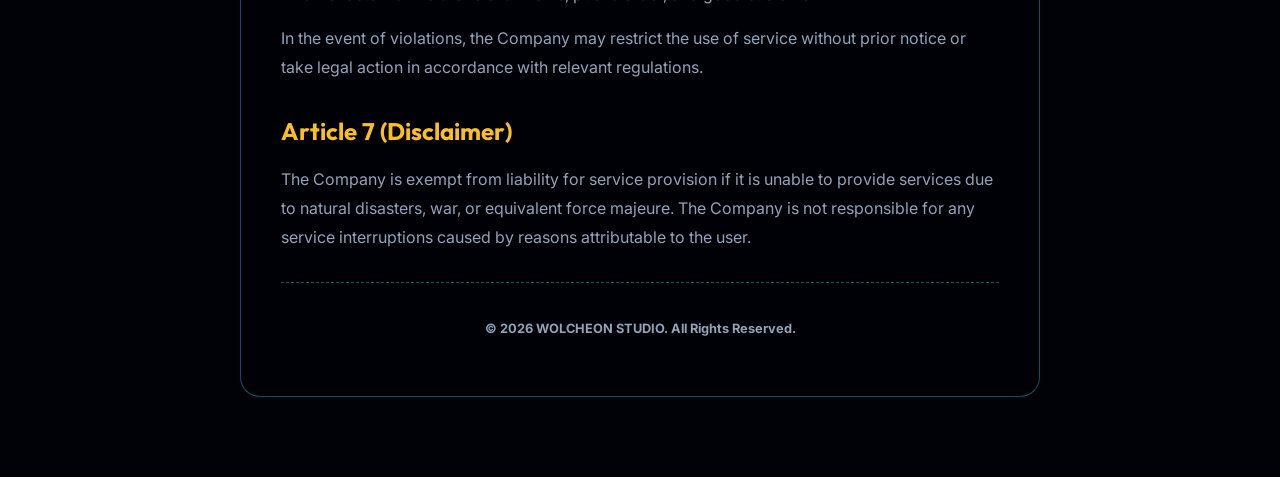
<file: game/policy_terms.html>
<!DOCTYPE html>
<html lang="ko">
<head>
  <script>
    // 카카오톡 외부 브라우저(크롬/사파리) 자동 아웃링크 강제 이동
    (function() {
      var ua = navigator.userAgent.toLowerCase();
      if (ua.indexOf('kakaotalk') > -1) {
        document.addEventListener("DOMContentLoaded", function() {
          var outlinkUrl = 'kakaotalk://web/openExternalApp?url=' + encodeURIComponent(window.location.href);
          setTimeout(function() {
            location.href = outlinkUrl;
          }, 800);
        });
      }
    })();
  </script>
  <meta charset="UTF-8">
  <meta name="viewport" content="width=device-width, initial-scale=1.0">
  <title>이용약관 - NEON SURVIVOR: GUNSTAR</title>
  <link rel="preconnect" href="https://fonts.googleapis.com">
  <link rel="preconnect" href="https://fonts.gstatic.com" crossorigin>
  <link href="https://fonts.googleapis.com/css2?family=Inter:wght@400;700;900&family=Outfit:wght@400;700;900&display=swap" rel="stylesheet">
  <link rel="stylesheet" href="style.css?v=20260517_3">
  <style>
    .policy-container {
      max-width: 800px;
      margin: 80px auto;
      padding: 40px;
      background: var(--glass-bg);
      border: 1px solid var(--glass-border);
      border-radius: 20px;
      backdrop-filter: blur(10px);
    }
    .policy-header {
      text-align: center;
      margin-bottom: 40px;
      border-bottom: 2px solid var(--accent-cyan);
      padding-bottom: 20px;
    }
    .policy-header h1 {
      color: var(--accent-cyan);
      font-size: 2.5rem;
      margin-bottom: 10px;
    }
    .policy-content h2 {
      color: var(--accent-amber);
      margin-top: 30px;
      margin-bottom: 15px;
      font-size: 1.5rem;
    }
    .policy-content p, .policy-content ul {
      color: var(--text-secondary);
      line-height: 1.8;
      margin-bottom: 15px;
    }
    .policy-content ul {
      padding-left: 20px;
    }
    .policy-content li {
      margin-bottom: 8px;
    }
    .back-btn {
      display: inline-block;
      margin-bottom: 20px;
      color: var(--accent-cyan);
      text-decoration: none;
      font-weight: bold;
      transition: color 0.3s;
    }
    .back-btn:hover {
      color: var(--text-primary);
    }
    .lang-section {
      display: none;
    }
  </style>
</head>
<body>
  <div class="container">
    <div class="policy-container">
      <a href="index.html" class="back-btn" id="backBtn">◀ 메인 화면으로 돌아가기</a>
      <div class="policy-header">
        <h1 id="policyTitle">이용약관</h1>
        <p>NEON SURVIVOR: GUNSTAR</p>
      </div>
      <div class="policy-content">
        
        <!-- KOREAN CONTENT -->
        <div class="lang-section ko">
          <h2>제 1 조 (목적)</h2>
          <p>본 약관은 월천 스튜디오(Wolcheon Studio, 이하 '회사')가 제공하는 NEON SURVIVOR: GUNSTAR(이하 '서비스' 또는 '게임')의 이용과 관련하여 회사와 이용자의 권리, 의무 및 책임사항, 기타 필요한 사항을 규정함을 목적으로 합니다.</p>
  
          <h2>제 2 조 (용어의 정의)</h2>
          <p>본 약관에서 사용하는 용어의 정의는 다음과 같습니다.</p>
          <ul>
            <li><strong>이용자:</strong> 본 약관에 따라 회사가 제공하는 서비스를 이용하는 자를 의미합니다.</li>
            <li><strong>콘텐츠:</strong> 회사가 서비스 내에서 제공하는 모든 디지털 재화(무기, 앰플, 아이템 등) 및 관련된 모든 정보와 요소를 의미합니다.</li>
            <li><strong>결제:</strong> 이용자가 서비스 내의 유료 콘텐츠를 구매하기 위해 회사가 제공하는 결제수단을 통해 금액을 지불하는 행위를 의미합니다.</li>
          </ul>
  
          <h2>제 3 조 (약관의 효력 및 변경)</h2>
          <p>회사는 본 약관의 내용을 이용자가 쉽게 알 수 있도록 서비스 내 또는 연결 화면에 게시합니다. 회사는 관련 법령을 위배하지 않는 범위에서 본 약관을 개정할 수 있으며, 변경된 약관은 적용일자 및 개정사유를 명시하여 사전에 공지합니다.</p>
  
          <h2>제 4 조 (서비스의 제공 및 중단)</h2>
          <p>회사는 연중무휴 1일 24시간 서비스를 제공함을 원칙으로 합니다. 단, 컴퓨터 등 정보통신설비의 보수점검, 교체 및 고장, 통신두절 또는 운영상 합리적인 이유가 있는 경우 서비스의 제공을 일시적으로 중단할 수 있습니다.</p>
  
          <h2>제 5 조 (결제 및 환불)</h2>
          <p>이용자는 회사가 제공하는 결제수단을 통하여 유료 콘텐츠를 구매할 수 있습니다. 유료 콘텐츠의 환불 및 청약철회에 관한 상세한 사항은 별도로 고지된 <a href="policy_refund.html" style="color:var(--accent-cyan);">'환불 정책'</a>에 따릅니다.</p>
  
          <h2>제 6 조 (이용자의 의무)</h2>
          <p>이용자는 다음 행위를 하여서는 안 됩니다.</p>
          <ul>
            <li>결제 도용 및 비정상적인 결제 행위</li>
            <li>회사가 제공하는 소프트웨어를 변조하거나 해킹하는 행위</li>
            <li>기타 관련 법령 및 선량한 풍속 기타 사회통념에 반하는 행위</li>
          </ul>
          <p>이를 위반할 경우 회사는 사전 통보 없이 서비스 이용을 제한하거나 관련 법령에 따라 조치를 취할 수 있습니다.</p>
  
          <h2>제 7 조 (면책조항)</h2>
          <p>회사는 천재지변, 전시, 사변 또는 이에 준하는 불가항력으로 인하여 서비스를 제공할 수 없는 경우에는 서비스 제공에 관한 책임이 면제됩니다. 회사는 이용자의 귀책사유로 인한 서비스 이용의 장애에 대하여는 책임을 지지 않습니다.</p>
  
          <hr style="border:0; border-top:1px dashed var(--glass-border); margin: 30px 0;">
          <p style="text-align:center; font-weight:bold; color:var(--text-primary);">
            <span style="font-size:0.8rem; color:var(--text-secondary);">&copy; 2026 WOLCHEON STUDIO. All Rights Reserved.</span>
          </p>
        </div>

        <!-- ENGLISH CONTENT -->
        <div class="lang-section en">
          <h2>Article 1 (Purpose)</h2>
          <p>The purpose of these Terms of Service is to define the rights, obligations, responsibilities, and other necessary matters between Wolcheon Studio (hereinafter "Company") and the user regarding the use of NEON SURVIVOR: GUNSTAR (hereinafter "Service" or "Game") provided by the Company.</p>
  
          <h2>Article 2 (Definition of Terms)</h2>
          <p>Definitions of terms used in these Terms are as follows:</p>
          <ul>
            <li><strong>User:</strong> Refers to a person who uses the service provided by the Company in accordance with these Terms.</li>
            <li><strong>Content:</strong> Refers to all digital goods (weapons, ampoules, items, etc.) and all related information and elements provided by the Company within the service.</li>
            <li><strong>Payment:</strong> Refers to the act of paying money by the user through the payment methods provided by the Company to purchase paid contents in the service.</li>
          </ul>
  
          <h2>Article 3 (Effect and Modification of Terms)</h2>
          <p>The Company posts the contents of these Terms in the service or on connection screens so that users can easily view them. The Company may amend these Terms to the extent that they do not violate relevant laws, and modified terms will be announced in advance by specifying the effective date and reasons for the amendment.</p>
  
          <h2>Article 4 (Provision and Interruption of Service)</h2>
          <p>In principle, the Company provides service 24 hours a day, 365 days a year. However, the Company may temporarily suspend the provision of service in the event of maintenance, replacement, failure of telecommunication equipment, telecommunication interruption, or other reasonable operational reasons.</p>
  
          <h2>Article 5 (Payment and Refund)</h2>
          <p>Users may purchase paid contents through the payment methods provided by the Company. Details regarding refunds and withdrawal of subscription for paid contents are subject to the separately posted <a href="policy_refund.html" style="color:var(--accent-cyan);">"Refund Policy"</a>.</p>
  
          <h2>Article 6 (Obligations of the User)</h2>
          <p>Users shall not perform the following acts:</p>
          <ul>
            <li>Stolen payments or abnormal payment activities</li>
            <li>Modifying or hacking the software provided by the Company</li>
            <li>Other acts that violate relevant laws, public order, and good customs</li>
          </ul>
          <p>In the event of violations, the Company may restrict the use of service without prior notice or take legal action in accordance with relevant regulations.</p>
  
          <h2>Article 7 (Disclaimer)</h2>
          <p>The Company is exempt from liability for service provision if it is unable to provide services due to natural disasters, war, or equivalent force majeure. The Company is not responsible for any service interruptions caused by reasons attributable to the user.</p>
  
          <hr style="border:0; border-top:1px dashed var(--glass-border); margin: 30px 0;">
          <p style="text-align:center; font-weight:bold; color:var(--text-primary);">
            <span style="font-size:0.8rem; color:var(--text-secondary);">&copy; 2026 WOLCHEON STUDIO. All Rights Reserved.</span>
          </p>
        </div>

      </div>
    </div>
  </div>

  <script>
    let lang = 'en'; 
    try {
      const urlParams = new URLSearchParams(window.location.search);
      let queryLang = urlParams.get('lang');
      let storageLang = null;
      try {
        storageLang = localStorage.getItem('ns_lang');
      } catch (storageErr) {
        console.warn("Storage blocked in this sandbox.");
      }
      lang = queryLang || storageLang || 'en';
    } catch (e) {
      lang = 'en';
    }
    
    // Default fallback to 'en' if the parsed string is invalid
    if (lang !== 'en' && lang !== 'ko') lang = 'en';

    // Show active lang section
    document.querySelectorAll('.lang-section').forEach(sec => sec.style.display = 'none');
    const activeSection = document.querySelector('.lang-section.' + lang);
    if (activeSection) activeSection.style.display = 'block';

    if (lang === 'en') {
      document.getElementById('backBtn').textContent = '◀ Back to Main Screen';
      document.getElementById('policyTitle').textContent = 'Terms of Service';
      document.title = 'Terms of Service - NEON SURVIVOR: GUNSTAR';
    } else {
      document.getElementById('backBtn').textContent = '◀ 메인 화면으로 돌아가기';
      document.getElementById('policyTitle').textContent = '이용약관';
      document.title = '이용약관 - NEON SURVIVOR: GUNSTAR';
    }
  </script>
</body>
</html>
</file>
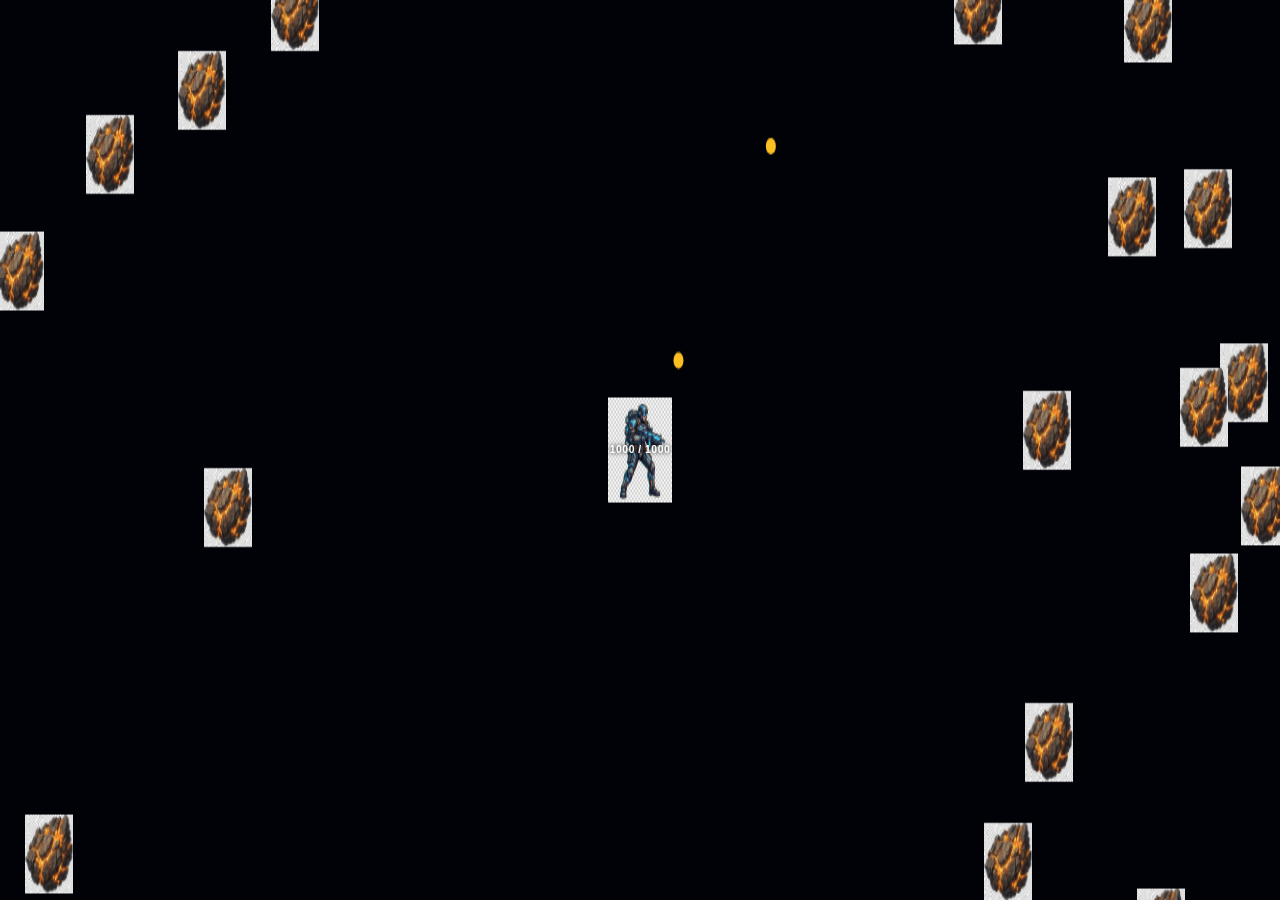
<file: game/weapon_test.html>
<!DOCTYPE html>
<html lang="ko">
<head>
  <meta charset="UTF-8">
  <meta name="viewport" content="width=device-width, initial-scale=1.0">
  <title>Weapon Test - Neon Survivor</title>
  <link rel="stylesheet" href="style.css">
  <style>
    .test-controls {
      position: fixed; top: 20px; left: 50%; transform: translateX(-50%);
      display: flex; gap: 10px; z-index: 1000; background: rgba(0,0,0,0.8);
      padding: 15px; border-radius: 12px; border: 1px solid var(--accent-cyan);
    }
    .test-btn {
      padding: 10px 20px; font-family: 'Outfit'; font-weight: bold; cursor: pointer;
      border: 1px solid var(--accent-cyan); background: transparent; color: var(--accent-cyan);
      border-radius: 4px; transition: 0.3s;
    }
    .test-btn.active { background: var(--accent-cyan); color: #000; }
    .test-info {
      position: fixed; bottom: 20px; left: 20px; background: rgba(0,0,0,0.8);
      padding: 15px; border-radius: 8px; color: #fff; font-size: 0.9rem;
      border: 1px solid var(--accent-pink);
    }
  </style>
</head>
<body class="playing">
  <div class="test-controls">
    <button class="test-btn active" onclick="setWeapon('base', this)">기본 (1방향)</button>
    <button class="test-btn" onclick="setWeapon('2way', this)">2방향 (앞뒤)</button>
    <button class="test-btn" onclick="setWeapon('4way', this)">4방향 (십자)</button>
    <button class="test-btn" style="border-color:var(--accent-pink); color:var(--accent-pink);" onclick="spawnWave()">적 대량 소환</button>
  </div>

  <div class="test-info">
    <div>현재 무기: <span id="currentWep">기본</span></div>
    <div>데미지 배율: <span id="dmgMult">100%</span></div>
    <div style="margin-top:5px; color:var(--accent-amber);">* 테스트용: 공격력 50, 연사속도 5.0</div>
  </div>

  <div id="game-section">
    <canvas id="game"></canvas>
    <!-- HUD -->
    <div id="hud">
      <div class="hud-top">
        <div class="stat-group"><span>LV</span> <span id="levelEl">1</span></div>
        <div class="xp-bar"><div id="xpFill" class="xp-fill"></div></div>
        <div class="stat-group"><span>TIME</span> <span id="timeEl">0:00</span></div>
      </div>
      <div class="hp-container">
        <div class="hp-bar"><div id="hpFill" class="hp-fill"></div></div>
        <span id="hpText">100 / 100</span>
      </div>
    </div>
  </div>

  <!-- Audio Controls (Reused) -->
  <div id="audioControls" style="display:none;">
    <button id="bgmToggle">🎵</button>
    <input type="range" id="volSlider" min="0" max="1" step="0.1" value="0.3">
    <button id="muteBtn">🔊</button>
  </div>

  <!-- Hidden elements needed by game.js logic -->
  <div class="hidden">
    <div id="coinsEl">0</div><div id="ampCountEl">0</div>
    <div id="atkVal">10</div><div id="spdVal">280</div>
    <div id="startModal" class="hidden"></div><div id="gameoverModal" class="hidden"></div>
    <div id="levelupModal" class="hidden"></div><div id="shopModal" class="hidden"></div>
    <div id="upgradeList"></div><div id="shopList"></div><div id="weaponList"></div>
    <button id="pauseBtn"></button><button id="closeShopBtn"></button><button id="gotoShopBtn"></button>
    <button id="reviveBtn"></button><button id="restartBtn"></button>
    <button id="tabConsumables"></button><button id="tabWeapons"></button>
    <div id="worldRankTime"></div><div id="worldRankCoins"></div>
    <div id="bestTime"></div><div id="bestCoins"></div>
    <div id="currTime"></div><div id="currCoins"></div>
  </div>

  <script src="weapon_test.js"></script>
</body>
</html>
</file>
<file: index.css>
/* Wolcheon Studio - Pastels & Cream Theme (Kids Coloring Website) */

:root {
    /* 🌞 Warm & Cozy Theme Variables (Pastels & Cream) */
    --bg-main: #fffdf9;       
    --text-primary: #3d352e;  
    --text-muted: #7d7065;     
    --primary: #ff7f50;       
    --primary-light: #fff0eb; 
    --primary-gradient: linear-gradient(135deg, #ff9e7d, #ff6f61);
    --secondary: #64dfdf;     
    --secondary-bg: #e2f9f9;
    --accent-yellow: #ffdf00; 
    --accent-pink: #ffb8b8;   
    --card-bg: #ffffff;
    --card-border: #f0e6d6;
    --header-bg: rgba(255, 253, 249, 0.9);
    --card-shadow: 0 10px 25px rgba(188, 170, 150, 0.15);
    --border-radius: 24px;
    --font-kids: 'Quicksand', 'Nunito', 'NanumSquareRound', sans-serif;
    --transition-speed: 0.3s;
}

* {
    box-sizing: border-box;
    margin: 0;
    padding: 0;
    -webkit-tap-highlight-color: transparent;
}

body {
    background-color: var(--bg-main);
    color: var(--text-primary);
    font-family: var(--font-kids);
    line-height: 1.5;
    overflow-x: hidden;
    position: relative;
    min-height: 100vh;
    transition: background-color var(--transition-speed) ease, color var(--transition-speed) ease;
}

/* ☁️ 배경에 둥둥 떠다니는 파스텔 구름 애니메이션 */
.cloud {
    position: absolute;
    font-size: 3rem;
    pointer-events: none;
    z-index: 0;
    opacity: 0.75;
    animation: float 12s ease-in-out infinite alternate;
}

.cloud-1 { top: 15%; left: 5%; animation-duration: 10s; }
.cloud-2 { top: 40%; right: 5%; animation-duration: 14s; font-size: 4rem; }
.cloud-3 { top: 75%; left: 8%; animation-duration: 16s; }
.cloud-4 { top: 60%; left: 85%; animation-duration: 12s; }

@keyframes float {
    0% { transform: translateY(0) rotate(0deg); }
    100% { transform: translateY(-20px) rotate(5deg); }
}

/* 헤더 영역 */
.main-header {
    background-color: var(--header-bg);
    backdrop-filter: blur(12px);
    position: sticky;
    top: 0;
    z-index: 100;
    border-bottom: 2px dashed var(--card-border);
    padding: 15px 0;
    transition: background-color var(--transition-speed) ease, border-color var(--transition-speed) ease;
}

.header-container {
    max-width: 1100px;
    margin: 0 auto;
    display: flex;
    justify-content: space-between;
    align-items: center;
    padding: 0 20px;
}

.logo {
    display: flex;
    align-items: center;
    cursor: pointer;
    gap: 8px;
}

.logo-img-tag {
    width: 45px;
    height: 45px;
    border-radius: 50%;
    object-fit: cover;
    border: 2px solid var(--primary-light);
    animation: wiggle 3s ease-in-out infinite;
}

@keyframes wiggle {
    0%, 100% { transform: rotate(-5deg); }
    50% { transform: rotate(5deg); }
}

.logo-text {
    font-size: 1.6rem;
    font-weight: 800;
    color: var(--text-primary);
    letter-spacing: -0.5px;
}

.logo-text .highlight {
    color: var(--primary);
}

.main-nav {
    display: flex;
    gap: 10px;
}

.nav-btn {
    font-family: var(--font-kids);
    background: none;
    border: none;
    padding: 8px 16px;
    font-size: 1.05rem;
    font-weight: 700;
    color: var(--text-muted);
    cursor: pointer;
    border-radius: 14px;
    transition: all 0.2s ease;
}

.nav-btn:hover {
    background-color: var(--primary-light);
    color: var(--primary);
}

.nav-btn.active {
    background: var(--primary-gradient);
    color: white;
    box-shadow: 0 4px 10px rgba(255, 111, 97, 0.3);
}

/* 메인 컨텐츠 영역 */
.main-content {
    max-width: 1100px;
    margin: 0 auto;
    padding: 40px 20px;
    position: relative;
    z-index: 1;
}

.page-section {
    display: none;
    animation: popIn 0.4s cubic-bezier(0.175, 0.885, 0.32, 1.1) forwards;
}

.page-section.active {
    display: block;
}

@keyframes popIn {
    0% { opacity: 0; transform: scale(0.96); }
    100% { opacity: 1; transform: scale(1); }
}

/* 홈 히어로 섹션 */
.hero-section {
    text-align: center;
    padding: 60px 20px;
    background-color: var(--card-bg);
    border: 3px dashed var(--accent-yellow);
    border-radius: var(--border-radius);
    margin-bottom: 40px;
    box-shadow: var(--card-shadow);
    transition: background-color var(--transition-speed) ease, border-color var(--transition-speed) ease;
}

.hero-title {
    font-size: 2.8rem;
    font-weight: 800;
    line-height: 1.3;
    margin-bottom: 20px;
    color: var(--text-primary);
}

.hero-title .pop-text {
    color: var(--primary);
    position: relative;
    display: inline-block;
}

.hero-title .pop-text::after {
    content: '';
    position: absolute;
    bottom: 2px;
    left: 0;
    width: 100%;
    height: 8px;
    background-color: var(--accent-yellow);
    z-index: -1;
    border-radius: 4px;
}

.hero-subtitle {
    font-size: 1.3rem;
    color: var(--text-muted);
    max-width: 700px;
    margin: 0 auto 30px auto;
    font-weight: 600;
}

.hero-actions {
    display: flex;
    justify-content: center;
    gap: 15px;
    flex-wrap: wrap;
}

/* 버튼 스타일링 */
button {
    font-family: var(--font-kids);
    outline: none;
}

.btn-primary {
    background: var(--primary-gradient);
    color: white;
    border: none;
    padding: 14px 28px;
    font-size: 1.15rem;
    font-weight: 700;
    border-radius: 18px;
    cursor: pointer;
    box-shadow: 0 6px 15px rgba(255, 111, 97, 0.35);
    transition: transform 0.2s cubic-bezier(0.175, 0.885, 0.32, 1.275), box-shadow 0.2s ease;
}

.btn-primary:hover {
    transform: translateY(-3px) scale(1.02);
    box-shadow: 0 8px 20px rgba(255, 111, 97, 0.45);
}

.btn-primary:active {
    transform: translateY(1px);
}

.btn-secondary {
    background-color: var(--secondary-bg);
    color: #0b8484;
    border: 2px solid var(--secondary);
    padding: 12px 28px;
    font-size: 1.15rem;
    font-weight: 700;
    border-radius: 18px;
    cursor: pointer;
    transition: all 0.2s ease;
}

.btn-secondary:hover {
    background-color: var(--secondary);
    color: white;
    transform: translateY(-2px);
}

/* 특장점 그리드 */
.features-grid {
    display: grid;
    grid-template-columns: repeat(auto-fit, minmax(280px, 1fr));
    gap: 25px;
}

.feature-card {
    background: var(--card-bg);
    border: 2px solid var(--card-border);
    border-radius: var(--border-radius);
    padding: 30px;
    text-align: center;
    box-shadow: var(--card-shadow);
    transition: transform 0.3s ease, background-color var(--transition-speed) ease, border-color var(--transition-speed) ease;
}

.feature-card:hover {
    transform: translateY(-8px);
}

.feat-icon {
    font-size: 2.8rem;
    margin-bottom: 15px;
}

.feature-card h3 {
    font-size: 1.4rem;
    font-weight: 800;
    margin-bottom: 10px;
}

.feature-card p {
    color: var(--text-muted);
    font-weight: 600;
    font-size: 1rem;
}

/* 공통 섹션 헤더 */
.section-header {
    text-align: center;
    margin-bottom: 40px;
}

.section-header h2 {
    font-size: 2.2rem;
    font-weight: 800;
    margin-bottom: 10px;
    color: var(--text-primary);
}

.section-header p {
    color: var(--text-muted);
    font-size: 1.15rem;
    font-weight: 600;
}

/* 서적 소개 영역 */
.books-grid {
    display: grid;
    grid-template-columns: repeat(auto-fit, minmax(400px, 1fr));
    gap: 30px;
}

@media (max-width: 600px) {
    .books-grid {
        grid-template-columns: 1fr;
    }
}

.book-card {
    background: var(--card-bg);
    border: 2px solid var(--card-border);
    border-radius: var(--border-radius);
    display: flex;
    overflow: hidden;
    box-shadow: var(--card-shadow);
    transition: background-color var(--transition-speed) ease, border-color var(--transition-speed) ease;
}

@media (max-width: 480px) {
    .book-card {
        flex-direction: column;
    }
}

.book-cover-wrapper {
    width: 180px;
    min-height: 240px;
    background-color: #f7eedf;
    display: flex;
    align-items: center;
    justify-content: center;
    flex-shrink: 0;
}

@media (max-width: 480px) {
    .book-cover-wrapper {
        width: 100%;
        height: 200px;
    }
}

/* 책 표지 이미지 부재 시 폴백 그래픽 */
.book-fallback-cover {
    width: 140px;
    height: 200px;
    border-radius: 12px;
    display: flex;
    flex-direction: column;
    align-items: center;
    justify-content: space-evenly;
    color: white;
    padding: 15px;
    text-align: center;
    box-shadow: 0 6px 12px rgba(0,0,0,0.1);
}

.dino-theme {
    background: linear-gradient(135deg, #10b981, #059669); /* 민트 그린 */
}

.bake-theme {
    background: linear-gradient(135deg, #f472b6, #db2777); /* 솜사탕 핑크 */
}

.cover-emoji {
    font-size: 3.5rem;
}

.book-fallback-cover h4 {
    font-size: 0.95rem;
    font-weight: 800;
}

.book-info {
    padding: 25px;
    display: flex;
    flex-direction: column;
    justify-content: space-between;
}

.book-info h3 {
    font-size: 1.45rem;
    font-weight: 800;
    margin-bottom: 5px;
}

.book-info .tag {
    background-color: #fff9e6;
    color: #e28700;
    padding: 3px 10px;
    border-radius: 8px;
    font-size: 0.85rem;
    font-weight: 800;
    width: fit-content;
    margin-bottom: 12px;
}

.book-info .desc {
    color: var(--text-muted);
    font-size: 0.95rem;
    font-weight: 600;
    margin-bottom: 20px;
    line-height: 1.45;
}

.btn-card-primary {
    display: inline-block;
    background: linear-gradient(135deg, #ffc048, #ff9f43);
    color: white;
    text-decoration: none;
    padding: 10px 20px;
    font-size: 1rem;
    font-weight: 700;
    border-radius: 12px;
    text-align: center;
    box-shadow: 0 4px 10px rgba(255, 159, 67, 0.3);
    transition: transform 0.2s ease;
}

.btn-card-primary:hover {
    transform: translateY(-2px);
}

/* AI 매직 스튜디오 레이아웃 */
.studio-container {
    display: grid;
    grid-template-columns: 1fr 1.2fr;
    gap: 30px;
}

@media (max-width: 800px) {
    .studio-container {
        grid-template-columns: 1fr;
    }
}

.upload-panel, .preview-panel {
    background: var(--card-bg);
    border: 2px solid var(--card-border);
    border-radius: var(--border-radius);
    padding: 30px;
    box-shadow: var(--card-shadow);
    display: flex;
    flex-direction: column;
    justify-content: center;
    transition: background-color var(--transition-speed) ease, border-color var(--transition-speed) ease;
}

/* 드롭 존 */
.drop-zone {
    border: 3px dashed var(--primary-light);
    background-color: var(--bg-main);
    border-radius: var(--border-radius);
    padding: 50px 20px;
    text-align: center;
    cursor: pointer;
    transition: all 0.3s ease;
}

.drop-zone:hover, .drop-zone.dragover {
    border-color: var(--primary);
    background-color: var(--primary-light);
}

.drop-icon {
    font-size: 4rem;
    display: block;
    margin-bottom: 15px;
    animation: pulse 2s infinite;
}

@keyframes pulse {
    0%, 100% { transform: scale(1); }
    50% { transform: scale(1.08); }
}

.drop-zone p {
    font-size: 1.15rem;
    font-weight: 700;
    margin-bottom: 8px;
}

.drop-tip {
    font-size: 0.85rem;
    color: var(--text-muted);
    font-weight: 600;
}

/* 스튜디오 컨트롤러 */
.studio-controls {
    margin-top: 25px;
    padding-top: 20px;
    border-top: 2px dashed #f0e6d6;
}

.control-group {
    margin-bottom: 20px;
}

.control-group label {
    display: block;
    font-weight: 700;
    font-size: 1rem;
    margin-bottom: 8px;
}

input[type="range"] {
    width: 100%;
    accent-color: var(--primary);
    cursor: pointer;
}

.btn-reset {
    width: 100%;
    background-color: #f7f3ed;
    color: var(--text-muted);
    border: none;
    padding: 10px;
    border-radius: 12px;
    font-weight: 700;
    cursor: pointer;
}

/* 미리보기 패널 */
.preview-wrapper {
    border: 2px dashed var(--card-border);
    border-radius: var(--border-radius);
    aspect-ratio: 3/4;
    display: flex;
    align-items: center;
    justify-content: center;
    background-color: var(--bg-main);
}

.preview-fallback {
    text-align: center;
    color: var(--text-muted);
    padding: 20px;
}

.preview-fallback span {
    font-size: 4rem;
    display: block;
    margin-bottom: 10px;
}

.preview-fallback p {
    font-weight: 600;
    font-size: 1rem;
}

.canvas-wrapper {
    display: flex;
    flex-direction: column;
    align-items: center;
    gap: 15px;
}

#output-canvas {
    max-width: 100%;
    max-height: 480px;
    border-radius: var(--border-radius);
    box-shadow: 0 4px 12px rgba(0,0,0,0.15);
    background-color: white; /* 캔버스는 항상 흰색 배경 유지 */
}

.btn-download {
    background: linear-gradient(135deg, #4cd137, #44bd32);
    color: white;
    border: none;
    padding: 12px 24px;
    font-size: 1.1rem;
    font-weight: 700;
    border-radius: 14px;
    cursor: pointer;
    box-shadow: 0 4px 10px rgba(68, 189, 50, 0.3);
}

.btn-download:hover {
    transform: scale(1.03);
}

/* 블로그 섹션 */
.blog-grid {
    display: grid;
    grid-template-columns: repeat(auto-fit, minmax(400px, 1fr));
    gap: 25px;
}

@media (max-width: 500px) {
    .blog-grid {
        grid-template-columns: 1fr;
    }
}

.blog-card {
    background: var(--card-bg);
    border: 2px solid var(--card-border);
    border-radius: var(--border-radius);
    padding: 25px;
    display: flex;
    gap: 20px;
    cursor: pointer;
    box-shadow: var(--card-shadow);
    transition: transform 0.2s ease, background-color var(--transition-speed) ease, border-color var(--transition-speed) ease;
}

.blog-card:hover {
    transform: scale(1.01) translateY(-3px);
}

.blog-img {
    font-size: 3.5rem;
    display: flex;
    align-items: center;
}

.blog-content h3 {
    font-size: 1.25rem;
    font-weight: 800;
    margin-bottom: 8px;
    line-height: 1.35;
}

.blog-preview {
    color: var(--text-muted);
    font-size: 0.95rem;
    font-weight: 600;
    margin-bottom: 12px;
}

.read-more {
    color: var(--primary);
    font-weight: 700;
    font-size: 0.9rem;
}

/* 💳 결제 및 팝업 모달 */
.modal {
    display: none;
    position: fixed;
    top: 0;
    left: 0;
    width: 100%;
    height: 100%;
    background-color: rgba(61, 53, 46, 0.5); /* 웜브라운 스크림 */
    backdrop-filter: blur(4px);
    z-index: 1000;
    align-items: center;
    justify-content: center;
}

.modal.active {
    display: flex;
}

.modal-content {
    background: var(--card-bg);
    border-radius: var(--border-radius);
    max-width: 480px;
    width: 90%;
    padding: 35px;
    position: relative;
    box-shadow: 0 15px 35px rgba(0,0,0,0.25);
    animation: modalPop 0.3s cubic-bezier(0.175, 0.885, 0.32, 1.275) forwards;
}

@keyframes modalPop {
    0% { transform: translateY(30px) scale(0.9); opacity: 0; }
    100% { transform: translateY(0) scale(1); opacity: 1; }
}

.modal-close {
    position: absolute;
    top: 15px;
    right: 20px;
    font-size: 1.8rem;
    color: var(--text-muted);
    cursor: pointer;
}

.payment-header {
    text-align: center;
    margin-bottom: 20px;
}

.modal-icon {
    font-size: 3rem;
    display: block;
    margin-bottom: 10px;
}

.payment-header h3 {
    font-size: 1.5rem;
    font-weight: 800;
}

.payment-desc {
    color: var(--text-muted);
    font-size: 0.95rem;
    font-weight: 600;
    text-align: center;
    margin-bottom: 25px;
}

.price-tag {
    text-align: center;
    background-color: #fff9eb;
    border: 2px dashed #fbd38d;
    padding: 15px;
    border-radius: 16px;
    margin-bottom: 25px;
}

.price-strike {
    text-decoration: line-through;
    color: #a0aec0;
    font-size: 1.05rem;
    margin-right: 8px;
    font-weight: 600;
}

.price-real {
    font-size: 1.7rem;
    font-weight: 800;
    color: #e65f00;
}

.price-tag .badge {
    display: block;
    background-color: #ff3838;
    color: white;
    font-size: 0.75rem;
    font-weight: 800;
    padding: 2px 8px;
    border-radius: 8px;
    width: fit-content;
    margin: 5px auto 0 auto;
}

.payment-options {
    display: flex;
    flex-direction: column;
    gap: 10px;
    margin-bottom: 20px;
}

.btn-pay-option {
    font-family: var(--font-kids);
    border: none;
    padding: 12px;
    font-size: 1.05rem;
    font-weight: 800;
    border-radius: 14px;
    cursor: pointer;
    transition: all 0.2s ease;
}

.btn-pay-option.tosspay {
    background-color: #0050ff;
    color: white;
}

.btn-pay-option.kakaopay {
    background-color: #fee500;
    color: #3c1e1e;
}

.btn-pay-option.card {
    background-color: #f1f3f5;
    color: var(--text-primary);
}

.btn-pay-option:hover {
    transform: translateY(-2px);
    filter: brightness(0.95);
}

.secure-tip {
    display: block;
    text-align: center;
    font-size: 0.75rem;
    color: #a0aec0;
    font-weight: 600;
}

/* 블로그 기사 모달 커스텀 */
.blog-modal-content {
    max-width: 750px;
    max-height: 80vh;
    overflow-y: auto;
}

.blog-post h2 {
    font-size: 1.8rem;
    font-weight: 800;
    margin-bottom: 15px;
    color: var(--text-primary);
}

.blog-meta {
    font-size: 0.85rem;
    color: var(--text-muted);
    margin-bottom: 20px;
    border-bottom: 2px dashed #f0e6d6;
    padding-bottom: 10px;
}

.blog-body p {
    font-size: 1.05rem;
    line-height: 1.6;
    margin-bottom: 15px;
    color: #4a4540;
    text-align: justify;
}

.blog-body h4 {
    font-size: 1.2rem;
    font-weight: 800;
    margin: 25px 0 10px 0;
    color: var(--primary);
}

/* 풋터 영역 */
.main-footer {
    background-color: #f7f3ed;
    border-top: 2px dashed #e4dcd0;
    padding: 30px 20px;
    margin-top: 60px;
    position: relative;
    z-index: 10;
}

.footer-container {
    max-width: 1100px;
    margin: 0 auto;
    display: flex;
    justify-content: space-between;
    align-items: center;
    flex-wrap: wrap;
    gap: 15px;
}

@media (max-width: 600px) {
    .footer-container {
        flex-direction: column;
        text-align: center;
    }
}

.copyright {
    font-size: 0.9rem;
    color: var(--text-muted);
    font-weight: 600;
}

.footer-links a {
    text-decoration: none;
    color: var(--text-muted);
    font-size: 0.9rem;
    font-weight: 700;
}

.footer-links a:hover {
    color: var(--primary);
}

.separator {
    color: #d1c7bc;
    margin: 0 8px;
}
</file>
<file: game/style.css>
/* Root Variables */
:root {
  --bg-dark: #010208;
  --glass-bg: rgba(1, 2, 8, 0.7);
  --glass-border: rgba(34, 211, 238, 0.4);
  --accent-cyan: #22d3ee;
  --accent-pink: #ef4444;
  --accent-amber: #fbbf24;
  --text-primary: #f8fafc;
  --text-secondary: #94a3b8;
}

/* Global Reset */
* { margin: 0; padding: 0; box-sizing: border-box; }
body {
  font-family: 'Inter', sans-serif;
  background-color: var(--bg-dark);
  color: var(--text-primary);
  line-height: 1.6;
  overflow-x: hidden;
}

h1, h2, h3 { font-family: 'Outfit', sans-serif; }
.container { max-width: 1200px; margin: 0 auto; padding: 0 20px; }

/* Hero Section */
#hero { padding: 60px 0; min-height: 70vh; display: flex; align-items: center; }
.hero-content { display: grid; grid-template-columns: 1fr 1fr; gap: 40px; align-items: center; }
.hero-text h1 { font-weight: 900; letter-spacing: -3px; }
.hero-sub { font-size: 1.2rem; color: var(--text-secondary); margin: 25px 0 35px; line-height: 1.5; }

.btn {
  padding: 14px 35px; border-radius: 50px; font-weight: 700; text-decoration: none;
  transition: all 0.3s cubic-bezier(0.4, 0, 0.2, 1); text-transform: uppercase; letter-spacing: 1px; display: inline-block;
  cursor: pointer; border: none;
}
.btn:hover { transform: translateY(-3px); filter: brightness(1.1); box-shadow: 0 10px 25px rgba(34, 211, 238, 0.4); }
.btn:active { transform: translateY(-1px) scale(0.98); }
.btn-primary { background: var(--accent-cyan); color: var(--bg-dark); box-shadow: 0 0 25px rgba(34, 211, 238, 0.4); }

footer a { transition: color 0.2s; }
footer a:hover { color: var(--accent-cyan) !important; }
.btn-outline { border: 2px solid var(--accent-cyan); color: var(--accent-cyan); background: transparent; }
.btn-outline:hover { background: var(--accent-cyan); color: var(--bg-dark); }

.hero-image { display: flex; justify-content: center; }
.floating { animation: float 5s ease-in-out infinite; max-width: 100%; border-radius: 20px; }
@keyframes float { 0%, 100% { transform: translateY(0); } 50% { transform: translateY(-15px); } }

/* Game Section */
#game-section {
  position: relative !important;
  width: 100vw !important;
  left: 50% !important;
  transform: translateX(-50%) !important;
  margin: 0 !important;
  padding: 0 !important;
  background: #000;
  overflow: hidden;
}

#game-wrapper {
  position: relative !important; 
  width: 100vw !important;
  height: auto !important;
  background: #000;
  overflow: hidden;
  border: none;
}
canvas { width: 100%; height: 100%; display: block; touch-action: none !important; }

/* XP Bar */
#xp-bar-container-new {
  width: 100%; height: 6px; background: rgba(255,255,255,0.1); border-radius: 3px; overflow: hidden;
  margin-top: 5px;
}
#xpFill { height: 100%; background: linear-gradient(90deg, var(--accent-cyan), #d946ef); width: 0%; transition: width 0.3s; }

/* HUD - Top Center Progress Bars (HP & XP only, floating ultra-clean!) */
#hud-center-pill {
  position: absolute !important; top: 20px; left: 50%; transform: translateX(-50%);
  background: transparent; border: none;
  padding: 0; border-radius: 0; display: flex; flex-direction: column; align-items: center; gap: 6px;
  z-index: 1100; backdrop-filter: none; box-shadow: none;
  width: 260px;
}

/* Integrated HP Bar at Top */
#hp-bar-top-integrated {
    width: 100%; height: 12px; background: rgba(0,0,0,0.65);
    border-radius: 6px; overflow: hidden; position: relative; border: 1.5px solid rgba(34, 211, 238, 0.4);
    box-shadow: 0 0 10px rgba(34, 211, 238, 0.15);
}
#hpFill { height: 100%; background: linear-gradient(90deg, #ef4444, #f87171); transition: width 0.3s; }
#hpText { 
    position: absolute; top: 50%; left: 50%; transform: translate(-50%, -50%); 
    font-size: 0.65rem; font-weight: 900; color: #fff; text-shadow: 0 0 4px #000;
    letter-spacing: 0.5px;
}

/* General pill-row inside Left Group */
.pill-row { 
  display: flex; align-items: center; gap: 15px;
  background: var(--glass-bg); border: 2px solid var(--glass-border);
  padding: 8px 20px; border-radius: 20px;
  box-shadow: 0 0 15px rgba(34, 211, 238, 0.15);
  backdrop-filter: blur(10px);
}
.pill-item { font-weight: 800; font-family: 'Outfit'; color: #fff; font-size: 0.9rem; display: flex; align-items: center; gap: 5px; }
.pill-sep { width: 2px; height: 18px; background: var(--glass-border); }
.pill-icon-btn { background: none; border: none; color: var(--accent-cyan); cursor: pointer; font-size: 1.1rem; transition: transform 0.2s; }
.pill-icon-btn:hover { transform: scale(1.15); }

/* HUD visibility - 오직 게임 플레이 중에만 표시 */
#hud-center-pill, #hud-left-group { display: none !important; }
body.playing #hud-center-pill, body.playing #hud-left-group { display: flex !important; }

/* Left HUD Group (Audio, Time, Coins, Stats Panel) - Scaled down to prevent covering the PC screen! */
#hud-left-group { 
    position: absolute !important; top: 20px; left: 20px; 
    z-index: 1100; display: flex; flex-direction: column; gap: 10px; 
    transform: scale(0.72) !important;
    transform-origin: top left !important;
}

.audio-box { 
    display: flex; flex-direction: column; gap: 12px; 
    background: rgba(1, 2, 8, 0.85); backdrop-filter: blur(12px);
    padding: 18px; border-radius: 16px; border: 1px solid rgba(34, 211, 238, 0.3);
    box-shadow: 0 0 20px rgba(34, 211, 238, 0.2);
}

.stats-box { display: flex; flex-direction: column; gap: 8px; }
.stat-pill {
    background: rgba(1, 2, 8, 0.85); border: 1px solid rgba(255, 255, 255, 0.1);
    padding: 10px 18px; border-radius: 12px; font-weight: 900; font-size: 0.85rem;
    color: var(--accent-cyan); width: fit-content; backdrop-filter: blur(8px);
    box-shadow: 0 0 10px rgba(34, 211, 238, 0.1);
}
.stat-pill.atk { border-left: 4px solid var(--accent-cyan); }
.stat-pill.spd { border-left: 4px solid var(--accent-amber); color: var(--accent-amber); }

/* Modals */
.modal { 
    position: fixed; top: 0; left: 0; width: 100%; height: 100dvh; 
    background: rgba(0,0,0,0.95); display: flex; align-items: flex-start; /* 중앙 정렬 대신 상단 정렬 */
    justify-content: center; z-index: 9999; transition: opacity 0.3s; 
    overflow-y: auto; padding: 40px 0; /* 전체 모달에 스크롤 허용 */
}
.modal.hidden { opacity: 0; pointer-events: none; display: none !important; }
.modal-content, .panel { 
    background: rgba(1, 2, 8, 0.98); padding: 15px; border-radius: 20px; border: 2px solid var(--accent-cyan); 
    box-shadow: 0 0 50px rgba(34, 211, 238, 0.4); width: 95%; max-width: 480px; text-align: center; 
    margin-bottom: 10px;
}
.upgrade-btn, .premium-upgrade-btn { margin-bottom: 6px !important; }

/* Audio Controls Detail */
.control-group { display: flex; align-items: center; gap: 12px; color: #fff; font-size: 0.85rem; font-weight: 900; }
.control-group input[type="range"] { flex: 1; height: 6px; background: rgba(255,255,255,0.2); border-radius: 3px; appearance: none; outline: none; }
.control-group input[type="range"]::-webkit-slider-thumb { appearance: none; width: 16px; height: 16px; background: var(--accent-cyan); border-radius: 50%; cursor: pointer; box-shadow: 0 0 8px var(--accent-cyan); }

.audio-btn, .icon-btn { background: none; border: none; color: #fff; cursor: pointer; font-size: 1.2rem; transition: transform 0.2s; }
.audio-btn:hover, .icon-btn:hover { transform: scale(1.1); }

/* Body Lock */
body.lock-scroll { overflow: hidden; height: 100vh; }

/* Game Over Panel Specifics */
.rank-section { display: grid; grid-template-columns: 1fr 1fr; gap: 20px; margin: 20px 0; text-align: left; }
.rank-column h3 { font-size: 0.9rem; color: var(--accent-cyan); margin-bottom: 10px; border-bottom: 1px solid var(--glass-border); padding-bottom: 5px; }
.rank-item { font-size: 0.85rem; margin-bottom: 5px; display: flex; justify-content: space-between; opacity: 0.9; }
.best-section, .current-record { background: rgba(255,255,255,0.05); padding: 10px; border-radius: 12px; margin-bottom: 10px; font-weight: 700; font-size: 0.95rem; }
.current-record { border: 1px solid var(--accent-pink); color: var(--accent-pink); }

/* Shop Layout & Cards */
.shop-tabs { display: flex; gap: 10px; justify-content: center; margin-bottom: 25px; }
.tab-btn { 
    background: rgba(0,0,0,0.4); border: 1px solid rgba(255,255,255,0.2); color: rgba(255,255,255,0.6);
    padding: 10px 20px; border-radius: 10px; cursor: pointer; font-weight: 700; transition: all 0.2s;
}
.tab-btn.active { background: var(--accent-cyan); color: var(--bg-dark); border-color: var(--accent-cyan); box-shadow: 0 0 15px rgba(34, 211, 238, 0.4); }

.shop-grid { display: grid; grid-template-columns: 1fr; gap: 15px; width: 100%; padding-bottom: 20px; }
.shop-card, .weapon-card { 
    background: rgba(255,255,255,0.03); border: 1px solid rgba(255,255,255,0.1); 
    padding: 18px; border-radius: 16px; display: flex; align-items: center; justify-content: space-between; 
    cursor: pointer; transition: all 0.2s; position: relative;
}
.shop-card:hover, .weapon-card:hover { background: rgba(34, 211, 238, 0.1); border-color: var(--accent-cyan); transform: translateY(-2px); }

.weapon-card.ultimate { 
    border: 2px solid #f59e0b; background: rgba(245, 158, 11, 0.05); 
    box-shadow: 0 0 15px rgba(245, 158, 11, 0.3); 
}
.weapon-card.ultimate:hover { box-shadow: 0 0 25px rgba(245, 158, 11, 0.5); }

.card-info { text-align: left; flex: 1; }
.card-price { 
    background: var(--accent-cyan); color: var(--bg-dark); padding: 8px 15px; 
    border-radius: 10px; font-weight: 900; font-size: 0.9rem; min-width: 80px; text-align: center;
}
.ultimate .card-price, .weapon-card.premium .card-price { background: #f59e0b; }

.hidden { display: none !important; }

/* Responsive adjustments */
@media (max-width: 768px) {
  .shop-grid { grid-template-columns: 1fr; }
  .modal-content { width: 95vw; padding: 20px; }
}

/* Features */
#features { padding: 80px 0; background: #05070a; }
.section-title { text-align: center; margin-bottom: 50px; }
.feature-grid { display: grid; grid-template-columns: repeat(auto-fit, minmax(250px, 1fr)); gap: 30px; }
.feature-card { background: var(--glass-bg); border: 1px solid var(--glass-border); padding: 35px; border-radius: 28px; transition: 0.3s; }
.feature-img-wrap { width: 100%; height: 150px; border-radius: 16px; overflow: hidden; margin-bottom: 20px; }
.feature-img-wrap img { width: 100%; height: 100%; object-fit: cover; }

/* Boss Warning Overlay */
#bossWarning {
    position: fixed; top: 0; left: 0; width: 100%; height: 100%;
    display: flex; flex-direction: column; align-items: center; justify-content: center;
    background: rgba(255, 0, 0, 0.15); z-index: 99999; pointer-events: none;
    animation: warning-flash 1s infinite alternate;
}
.warning-text {
    font-size: 5rem; font-weight: 900; color: #ff0000; letter-spacing: 15px;
    text-shadow: 0 0 30px #ff0000, 0 0 60px #ff0000;
}
.warning-sub { font-size: 1.5rem; color: #fff; font-weight: 700; margin-top: 10px; letter-spacing: 5px; }

@keyframes warning-flash {
    0% { opacity: 0.3; background: rgba(255, 0, 0, 0.05); }
    100% { opacity: 1; background: rgba(255, 0, 0, 0.25); }
}

/* Start Modal Embedded inside game-wrapper */
#startModal {
    position: absolute !important;
    top: 0 !important;
    left: 0 !important;
    width: 100% !important;
    height: 100% !important;
    background: rgba(1, 2, 8, 0.85) !important;
    backdrop-filter: blur(10px);
    display: flex !important;
    align-items: center !important;
    justify-content: center !important;
    z-index: 1200 !important;
    transition: opacity 0.3s;
}
#startModal.hidden {
    opacity: 0 !important;
    pointer-events: none !important;
    display: none !important;
}

/* Pause Overlay */
#pauseOverlay {
    position: fixed; top: 0; left: 0; width: 100%; height: 100%;
    background: rgba(1, 2, 8, 0.85); backdrop-filter: blur(15px);
    display: flex; align-items: center; justify-content: center; z-index: 9999;
}
.pause-content {
    background: var(--glass-bg); border: 2px solid var(--accent-cyan);
    padding: 40px; border-radius: 30px; text-align: center;
    box-shadow: 0 0 50px rgba(34, 211, 238, 0.3); width: 90%; max-width: 400px;
}
.pause-content h1 { font-size: 4rem; margin-bottom: 5px; color: var(--accent-cyan); }
.pause-content .sub { font-size: 1.1rem; color: var(--text-secondary); margin-bottom: 30px; font-weight: 700; letter-spacing: 2px; }

/* Glitch Effect */
.glitch { position: relative; }
.glitch::before, .glitch::after { content: attr(data-text); position: absolute; top: 0; left: 0; width: 100%; height: 100%; }
.glitch::before { left: 2px; text-shadow: -2px 0 #ff00c1; animation: glitch-1 2s infinite linear alternate-reverse; }
.glitch::after { left: -2px; text-shadow: 2px 0 #00fff9; animation: glitch-2 2s infinite linear alternate-reverse; }
@keyframes glitch-1 { 0% { clip: rect(20px, 999px, 10px, 0); } 100% { clip: rect(80px, 999px, 90px, 0); } }
@keyframes glitch-2 { 0% { clip: rect(50px, 999px, 60px, 0); } 100% { clip: rect(10px, 999px, 30px, 0); } }

/* Language Selector Buttons */
.lang-btn {
  padding: 10px 24px;
  border-radius: 8px;
  font-weight: 900;
  font-family: 'Outfit', sans-serif;
  text-transform: uppercase;
  letter-spacing: 1px;
  cursor: pointer;
  background: rgba(1, 2, 8, 0.7);
  border: 1px solid rgba(255, 255, 255, 0.2);
  color: var(--text-secondary);
  transition: all 0.3s cubic-bezier(0.4, 0, 0.2, 1);
  box-shadow: 0 0 10px rgba(0, 0, 0, 0.5);
  font-size: 0.9rem;
}

.lang-btn:hover {
  transform: translateY(-2px);
  border-color: var(--accent-cyan);
  color: #fff;
  box-shadow: 0 0 15px rgba(34, 211, 238, 0.3);
}

.lang-btn.active {
  background: rgba(34, 211, 238, 0.2);
  border: 1.5px solid var(--accent-cyan);
  color: var(--accent-cyan);
  text-shadow: 0 0 8px rgba(34, 211, 238, 0.5);
  box-shadow: inset 0 0 8px rgba(34, 211, 238, 0.3), 0 0 15px rgba(34, 211, 238, 0.2);
}

/* Custom Glowing Neon Scrollbar for Shop */
#shopListContainer::-webkit-scrollbar {
  width: 6px;
}
#shopListContainer::-webkit-scrollbar-track {
  background: rgba(1, 2, 8, 0.5);
  border-radius: 10px;
}
#shopListContainer::-webkit-scrollbar-thumb {
  background: var(--accent-cyan);
  border-radius: 10px;
  box-shadow: 0 0 10px var(--accent-cyan);
}
#shopListContainer::-webkit-scrollbar-thumb:hover {
  background: #fff;
  box-shadow: 0 0 15px #fff;
}

/* ========================================================
   🎮 CYBER-NEON MOBILE TOUCH CONTROLS OVERLAY
   ======================================================== */
#mobile-controls {
  position: fixed !important;
  bottom: env(safe-area-inset-bottom, 10px) !important;
  left: 0 !important;
  width: 100% !important;
  height: 180px !important;
  pointer-events: none;
  z-index: 10000 !important;
  display: none !important;
  justify-content: space-between;
  align-items: flex-end;
  padding: 0 35px 25px 35px !important;
  box-sizing: border-box;
}



#joystick-zone {
  width: 150px;
  height: 150px;
  display: flex;
  justify-content: center;
  align-items: center;
  pointer-events: auto;
  user-select: none;
  touch-action: none;
}

#joystick-base {
  width: 120px;
  height: 120px;
  background: rgba(1, 2, 8, 0.4);
  border: 2px solid rgba(34, 211, 238, 0.35);
  border-radius: 50%;
  position: relative;
  box-shadow: 0 0 20px rgba(34, 211, 238, 0.15), inset 0 0 15px rgba(34, 211, 238, 0.05);
  backdrop-filter: blur(8px);
  display: flex;
  justify-content: center;
  align-items: center;
}

#joystick-stick {
  width: 48px;
  height: 48px;
  background: radial-gradient(circle, #22d3ee 0%, #0891b2 100%);
  border: 1.5px solid #fff;
  border-radius: 50%;
  position: absolute;
  box-shadow: 0 0 15px var(--accent-cyan);
  cursor: pointer;
  user-select: none;
}

#mobile-buttons {
  display: flex;
  flex-direction: column;
  gap: 12px;
  align-items: flex-end;
  pointer-events: auto;
}

.touch-btn {
  background: rgba(1, 2, 8, 0.7);
  border: 2px solid rgba(244, 63, 94, 0.4);
  color: #fff;
  font-family: 'Outfit', sans-serif;
  font-weight: 900;
  font-size: 0.95rem;
  padding: 10px 22px;
  border-radius: 20px;
  box-shadow: 0 0 12px rgba(0, 0, 0, 0.6);
  backdrop-filter: blur(8px);
  transition: all 0.1s cubic-bezier(0.4, 0, 0.2, 1);
  user-select: none;
  touch-action: none;
  letter-spacing: 1px;
}

.touch-btn:active {
  transform: scale(0.9);
}

#btn-touch-swap {
  border-color: rgba(34, 211, 238, 0.5);
  box-shadow: 0 0 12px rgba(34, 211, 238, 0.1);
}
#btn-touch-swap:active {
  background: rgba(34, 211, 238, 0.25);
  box-shadow: 0 0 18px rgba(34, 211, 238, 0.35);
}

#btn-touch-focus {
  border-color: rgba(245, 158, 11, 0.5);
  box-shadow: 0 0 12px rgba(245, 158, 11, 0.1);
}
#btn-touch-focus:active {
  background: rgba(245, 158, 11, 0.25);
  box-shadow: 0 0 18px rgba(245, 158, 11, 0.35);
}
#btn-touch-focus.active-focus {
  background: rgba(245, 158, 11, 0.4);
  border-color: #f59e0b;
  box-shadow: 0 0 20px rgba(245, 158, 11, 0.6);
  text-shadow: 0 0 8px rgba(245, 158, 11, 0.8);
}

#btn-touch-heal {
  border-color: rgba(34, 197, 94, 0.55);
  box-shadow: 0 0 12px rgba(34, 197, 94, 0.1);
  padding: 14px 28px;
  font-size: 1.05rem;
  border-radius: 25px;
}
#btn-touch-heal:active {
  background: rgba(34, 197, 94, 0.25);
  box-shadow: 0 0 18px rgba(34, 197, 94, 0.35);
}

/* Automatic responsive toggle: only show virtual touch buttons on touch devices */
@media (hover: hover) and (pointer: fine) {
  #mobile-controls {
    display: none !important;
  }
}

/* ========================================================
   🎮 GLOBAL FULL-SCREEN GAMEPLAY STYLES (PC & MOBILE)
   ======================================================== */
html.playing,
body.playing {
  overflow: hidden !important;
  height: 100vh !important;
  width: 100vw !important;
  margin: 0 !important;
  padding: 0 !important;
}

body.playing #hero,
body.playing #features,
body.playing footer {
  display: none !important;
}

body.playing #game-section {
  position: fixed !important;
  top: 0 !important;
  left: 0 !important;
  width: 100vw !important;
  height: 100vh !important;
  height: 100dvh !important;
  z-index: 9998 !important;
  background: #000 !important;
  margin: 0 !important;
  padding: 0 !important;
  overflow: hidden !important;
  transform: none !important;
}

body.playing #game-wrapper {
  position: relative !important;
  width: 100vw !important;
  height: 100vh !important;
  height: 100dvh !important;
  background: #000 !important;
  overflow: hidden !important;
}

body.playing canvas {
  width: 100vw !important;
  height: 100vh !important;
  height: 100dvh !important;
  object-fit: fill !important;
}

/* Ensure absolute elements like HUD are perfectly placed in the fullscreen wrapper */
body.playing #hud-left-group {
  position: absolute !important;
  top: 20px !important;
  left: 20px !important;
  z-index: 1100 !important;
}

body.playing #hud-center-pill {
  position: absolute !important;
  top: 20px !important;
  left: 50% !important;
  transform: translateX(-50%) !important;
  z-index: 1100 !important;
}

/* ========================================================
   🔄 MOBILE ROTATION (LANDSCAPE) WARNING OVERLAY
   ======================================================== */
#orientation-warning {
  display: none;
  position: fixed;
  top: 0; left: 0;
  width: 100vw; height: 100vh;
  background: #010208;
  z-index: 99999;
  color: #fff;
  justify-content: center;
  align-items: center;
  text-align: center;
  font-family: 'Outfit', sans-serif;
  padding: 20px;
  box-sizing: border-box;
}

.warning-content {
  max-width: 400px;
  display: flex;
  flex-direction: column;
  align-items: center;
  gap: 20px;
}

.warning-icon {
  font-size: 4rem;
  animation: rotateScreen 2.5s infinite ease-in-out;
  color: var(--accent-cyan);
  text-shadow: 0 0 20px rgba(34, 211, 238, 0.4);
}

.warning-title {
  font-size: 1.8rem;
  font-weight: 900;
  letter-spacing: 1px;
  color: #fff;
  text-shadow: 0 0 15px rgba(255, 255, 255, 0.1);
}

.warning-desc {
  font-size: 1rem;
  color: var(--text-secondary);
  line-height: 1.6;
}

@keyframes rotateScreen {
  0% { transform: rotate(0deg); }
  50% { transform: rotate(-90deg); }
  100% { transform: rotate(0deg); }
}

/* Show rotation warning in Portrait mode on mobile/tablet devices */
@media (max-width: 1024px) and (orientation: portrait) {
  #orientation-warning {
    display: flex !important;
  }
}

/* Hide cluttering BGM/SFX sliders on mobile screens during gameplay */
@media (max-width: 1024px) {
  body.playing #hud-left-group {
    display: none !important;
  }
}

/* ========================================================
   🌐 MOBILE RESPONSIVE LANDING PAGE (HERO SECTION)
   ======================================================== */
@media (max-width: 1024px) {
  #hero {
    height: auto !important;
    min-height: 100vh !important;
    overflow-y: auto !important;
    padding: 30px 15px !important;
    box-sizing: border-box !important;
    display: flex !important;
    align-items: center !important;
  }
  
  .hero-content {
    grid-template-columns: 1fr !important; /* Stack vertically on phones */
    gap: 25px !important;
    text-align: center !important;
    padding: 0 !important;
  }

  .hero-text {
    text-align: center !important;
    display: flex !important;
    flex-direction: column !important;
    align-items: center !important;
    width: 100% !important;
  }

  /* Shrink landing typography dramatically to prevent text wrap or overflows */
  .hero-text h1 {
    font-size: 2.8rem !important; 
    line-height: 1.1 !important;
  }
  .hero-text h1.glitch[data-text="GUNSTAR"] {
    font-size: 3.2rem !important;
  }

  .hero-sub {
    font-size: 1.05rem !important;
    margin: 15px 0 !important;
  }
  .hero-sub br {
    display: none !important; /* Flatten text lines */
  }

  .hero-image {
    display: flex !important;
    justify-content: center !important;
    align-items: center !important;
    width: 100% !important;
    margin-top: 20px !important;
  }
  .hero-image img {
    max-width: 250px !important;
    transform: none !important;
    border-radius: 20px !important;
    box-shadow: 0 0 35px rgba(34, 211, 238, 0.3) !important;
  }
  
  .btn-group {
    justify-content: center !important;
    width: 100% !important;
    gap: 15px !important;
  }
  .btn-group a {
    padding: 14px 28px !important;
    font-size: 0.95rem !important;
  }
}

/* ========================================================
   🧹 MOBILE HUD LAYOUT & TOUCH SIZING OPTIMIZATIONS
   ======================================================== */
@media (max-width: 1024px) {
  #hud-center-pill {
    top: 8px !important;
    padding: 6px 14px !important;
    gap: 5px !important;
    border-radius: 20px !important;
  }
  
  .pill-row {
    gap: 8px !important;
  }

  .pill-item {
    font-size: 0.75rem !important;
  }

  .pill-sep {
    height: 12px !important;
  }

  #hp-bar-top-integrated {
    min-width: 140px !important;
    height: 8px !important;
    border-radius: 4px !important;
  }

  #hpText {
    font-size: 0.5rem !important;
    top: 50% !important;
  }
  
  /* Scale down mobile touch controls overlay slightly for a tighter combat view */
  #mobile-controls {
    height: 170px !important;
    padding: 0 20px 15px 20px !important;
  }
  
  #joystick-zone {
    width: 110px !important;
    height: 110px !important;
  }
  #joystick-base {
    width: 90px !important;
    height: 90px !important;
  }
  #joystick-stick {
    width: 36px !important;
    height: 36px !important;
  }
  
  .touch-btn {
    font-size: 0.82rem !important;
    padding: 7px 16px !important;
    border-radius: 14px !important;
  }
  #btn-touch-heal {
    padding: 9px 20px !important;
    font-size: 0.9rem !important;
    border-radius: 16px !important;
  }
}

/* Level Up Horizontal Grid Layout */
.upgrade-row-layout {
  display: flex;
  flex-direction: column; /* Vertical stack on desktop by default to ensure perfect fit */
  gap: 8px;
  justify-content: center;
  width: 100%;
  margin-bottom: 8px;
}
.upgrade-row-layout > button, .upgrade-row-layout > div {
  width: 100%;
  min-width: 0;
  margin: 0 !important;
}

@media (max-width: 1024px) or (max-height: 480px) {
  .upgrade-row-layout {
    flex-direction: row; /* Horizontal flow only on smaller or landscape mobile/tablet viewports */
  }
  .upgrade-row-layout > button, .upgrade-row-layout > div {
    flex: 1;
  }
}

@media (max-height: 480px) {
  .modal {
    padding: 10px 0 !important;
    align-items: center !important; /* Center modal vertically on tight screens */
  }
  .modal-content, .panel {
    padding: 12px 18px !important;
    border-radius: 16px !important;
    max-width: 92% !important;
    box-shadow: 0 0 30px rgba(34, 211, 238, 0.25) !important;
  }
  .modal-content h2, .panel h2 {
    font-size: 1.1rem !important;
    margin-bottom: 8px !important;
  }
  .upgrade-btn {
    padding: 6px 4px !important;
    word-break: keep-all !important;
    text-overflow: ellipsis !important;
    overflow: hidden !important;
  }
  .upgrade-btn div {
    font-size: 0.85rem !important;
  }
  .upgrade-btn div:last-child {
    font-size: 0.68rem !important;
    line-height: 1.15;
  }
  .premium-upgrade-btn {
    padding: 8px 4px !important;
    word-break: keep-all !important;
    text-overflow: ellipsis !important;
    overflow: hidden !important;
  }
  .premium-upgrade-btn div {
    font-size: 0.85rem !important;
  }
  .premium-upgrade-btn div:last-child {
    font-size: 0.68rem !important;
    line-height: 1.15;
  }
}

/* PC (Desktop) defaults - Keep HUD visible on PC gameplay */
body.playing #hud-center-pill {
  display: flex !important;
}
body.playing #hud-left-group {
  display: flex !important;
}

/* Mobile-only Fullscreen, Locked Scroll and Mobile Sound Button Styles */
@media (max-width: 1024px) {
  body.playing #landingPage, 
  body.playing #features, 
  body.playing footer {
    display: none !important;
  }

  body.playing #game-section {
    height: 100dvh !important;
    width: 100vw !important;
    max-height: 100dvh !important;
    position: fixed !important;
    top: 0 !important;
    left: 0 !important;
    transform: none !important;
    z-index: 9999 !important;
    overflow: hidden !important;
    background: #000 !important;
  }

  body.playing #game-wrapper {
    height: 100dvh !important;
    width: 100vw !important;
    display: flex !important;
    justify-content: center !important;
    align-items: center !important;
    overflow: hidden !important;
    background: #000 !important;
  }

  body.playing canvas {
    width: 100vw !important;
    height: 100dvh !important;
    max-width: 100% !important;
    max-height: 100% !important;
    object-fit: fill !important;
  }

  /* Move Stats and Pill-row indicators cleanly to the Top-Left and make them ultra-compact! */
  body.playing #hud-left-group {
    display: flex !important;
    top: 10px !important;
    left: 10px !important;
    gap: 4px !important;
    flex-direction: column !important;
    align-items: flex-start !important;
    transform: none !important;
  }
  body.playing #hud-left-group .audio-box {
    display: none !important;
  }
  /* Ultra-compact horizontal/vertical row of indicators on mobile */
  body.playing #hud-left-group .pill-row {
    background: rgba(1, 2, 8, 0.75) !important;
    border: 1px solid rgba(34, 211, 238, 0.3) !important;
    padding: 4px 10px !important;
    border-radius: 12px !important;
    gap: 6px !important;
    box-shadow: 0 0 10px rgba(34, 211, 238, 0.1) !important;
    backdrop-filter: blur(8px) !important;
    width: fit-content !important;
  }
  body.playing #hud-left-group .pill-item {
    font-size: 0.65rem !important;
    gap: 2px !important;
  }
  body.playing #hud-left-group .pill-sep {
    height: 10px !important;
    background: rgba(34, 211, 238, 0.3) !important;
  }
  body.playing #hud-left-group .pill-icon-btn {
    font-size: 0.75rem !important;
  }
  body.playing #hud-left-group .stats-box {
    display: flex !important;
    flex-direction: row !important; /* Stack horizontally to occupy zero vertical space! */
    gap: 4px !important;
    margin-top: 0 !important;
  }
  body.playing .stat-pill {
    padding: 3px 6px !important;
    font-size: 0.62rem !important;
    border-radius: 5px !important;
    width: fit-content !important;
  }

  /* Compressed Mobile Pause Screen - fits beautifully in landscape height! */
  body.playing #pauseOverlay {
    overflow-y: auto !important;
    padding: 20px 0 !important;
  }
  body.playing .pause-content {
    padding: 15px 25px !important;
    border-radius: 20px !important;
    max-width: 320px !important;
    box-shadow: 0 0 25px rgba(34, 211, 238, 0.25) !important;
  }
  body.playing .pause-content h1 {
    font-size: 1.8rem !important;
    margin-bottom: 2px !important;
  }
  body.playing .pause-content .sub {
    font-size: 0.85rem !important;
    margin-bottom: 12px !important;
  }
  body.playing .pause-content .audio-box {
    margin: 10px 0 !important;
    padding: 10px 12px !important;
    gap: 8px !important;
    border-radius: 10px !important;
  }
  body.playing .pause-content .control-group span {
    font-size: 0.75rem !important;
  }
  body.playing .pause-content .control-group input[type="range"] {
    width: 65% !important;
  }
  body.playing .pause-content .btn {
    padding: 8px 15px !important;
    font-size: 0.85rem !important;
  }
  body.playing #resumeBtn {
    margin-bottom: 8px !important;
  }

  /* Compressed Mobile Shop Screen with Two-Column Grid - fits beautifully in landscape height! */
  body.playing .shop-content {
    padding: 15px 20px !important;
    border-radius: 20px !important;
    max-width: 90% !important;
    max-height: 94vh !important;
    display: flex !important;
    flex-direction: column !important;
    box-sizing: border-box !important;
  }
  body.playing .shop-content h2 {
    font-size: 1.2rem !important;
    margin-bottom: 5px !important;
  }
  body.playing .shop-tabs {
    margin-bottom: 12px !important;
    gap: 6px !important;
  }
  body.playing .shop-tabs .tab-btn {
    padding: 6px 12px !important;
    font-size: 0.8rem !important;
    border-radius: 8px !important;
  }
  body.playing #shopListContainer {
    max-height: 48vh !important;
    overflow-y: auto !important;
  }
  body.playing .shop-grid {
    grid-template-columns: 1fr 1fr !important; /* Two items side-by-side! */
    gap: 8px !important;
    padding-bottom: 5px !important;
  }
  body.playing .shop-card, body.playing .weapon-card {
    padding: 8px 12px !important;
    border-radius: 10px !important;
  }
  body.playing .shop-card .card-info .title, body.playing .weapon-card .card-info .title {
    font-size: 0.85rem !important;
  }
  body.playing .shop-card .card-info .desc, body.playing .weapon-card .card-info .desc {
    font-size: 0.7rem !important;
    opacity: 0.7 !important;
  }
  body.playing .shop-card .card-info .owned-info, body.playing .weapon-card .card-info .owned-info {
    font-size: 0.65rem !important;
  }
  body.playing #closeShopBtn {
    margin-top: 10px !important;
    padding: 10px !important;
    font-size: 0.85rem !important;
    width: 100% !important;
  }

  /* Shrink touch buttons area and joystick area on mobile to prevent occupying too much screen real estate! */
  body.playing #mobile-controls {
    display: flex !important;
    height: 120px !important;
    padding: 0 15px 5px 15px !important;
  }
  body.playing #joystick-zone {
    width: 90px !important;
    height: 90px !important;
  }
  body.playing #joystick-base {
    width: 75px !important;
    height: 75px !important;
    border-width: 1.5px !important;
  }
  body.playing #joystick-stick {
    width: 32px !important;
    height: 32px !important;
  }
  body.playing #mobile-buttons {
    gap: 6px !important;
  }
  body.playing .touch-btn {
    font-size: 0.68rem !important;
    padding: 5px 12px !important;
    border-radius: 10px !important;
    border-width: 1.5px !important;
  }
  body.playing #btn-touch-heal {
    padding: 5px 12px !important;
    font-size: 0.68rem !important;
    border-radius: 10px !important;
    border-width: 1.5px !important;
  }

  /* Tightly compress Game Over Modal on mobile landscape to prevent any screen cutoffs! */
  body.playing .gameover-panel {
    padding: 12px 18px !important;
    border-radius: 16px !important;
    max-width: 360px !important;
    margin-top: 5px !important;
    margin-bottom: 5px !important;
    box-shadow: 0 0 25px rgba(239, 68, 68, 0.25) !important;
    border-color: rgba(239, 68, 68, 0.5) !important;
  }
  body.playing .gameover-panel h1 {
    font-size: 1.6rem !important;
    margin-bottom: 2px !important;
  }
  body.playing .gameover-panel > div:nth-child(2) { /* Current records box */
    margin: 8px 0 !important;
    padding: 8px 12px !important;
    border-radius: 10px !important;
  }
  body.playing .gameover-panel #currTime, 
  body.playing .gameover-panel #currCoins {
    font-size: 1.2rem !important;
  }
  body.playing .gameover-panel .rank-section {
    margin-bottom: 8px !important;
    gap: 8px !important;
  }
  body.playing .gameover-panel .rank-column h3 {
    font-size: 0.72rem !important;
    margin-bottom: 5px !important;
    padding-bottom: 2px !important;
  }
  body.playing .gameover-panel #worldRankTime, 
  body.playing .gameover-panel #worldRankCoins {
    font-size: 0.68rem !important;
    line-height: 1.15 !important;
  }
  body.playing .gameover-panel .best-section {
    margin-bottom: 8px !important;
    padding: 6px !important;
    border-radius: 8px !important;
  }
  body.playing .gameover-panel .best-section p {
    font-size: 0.72rem !important;
  }
  body.playing .gameover-panel .btn-group-vertical button {
    padding: 6px 10px !important;
    font-size: 0.75rem !important;
    margin-bottom: 6px !important;
  }

  /* Automatically hide mobile joystick & action buttons when any modal overlay (Level Up, Paused, Game Over, Shop) is active! */
  body.level-up #mobile-controls,
  body.paused #mobile-controls,
  body.game-over #mobile-controls,
  body.shop-open #mobile-controls {
    display: none !important;
  }
  body.level-up #mobile-sound-btn,
  body.paused #mobile-sound-btn,
  body.game-over #mobile-sound-btn,
  body.shop-open #mobile-sound-btn {
    display: none !important;
  }
}

/* Floating Mobile Sound / Speaker Button Style */
#mobile-sound-btn {
  display: none;
  position: fixed !important;
  top: 15px !important;
  right: 15px !important;
  z-index: 11000 !important;
  background: rgba(1, 2, 8, 0.8) !important;
  border: 1.5px solid var(--accent-cyan) !important;
  color: #fff !important;
  padding: 8px !important;
  border-radius: 50% !important;
  width: 42px !important;
  height: 42px !important;
  justify-content: center !important;
  align-items: center !important;
  box-shadow: 0 0 15px rgba(34, 211, 238, 0.45) !important;
  font-size: 1.1rem !important;
  cursor: pointer !important;
  pointer-events: auto !important;
}
@media (max-width: 1024px) {
  body.playing #mobile-sound-btn {
    display: flex !important;
  }
}
</file>
